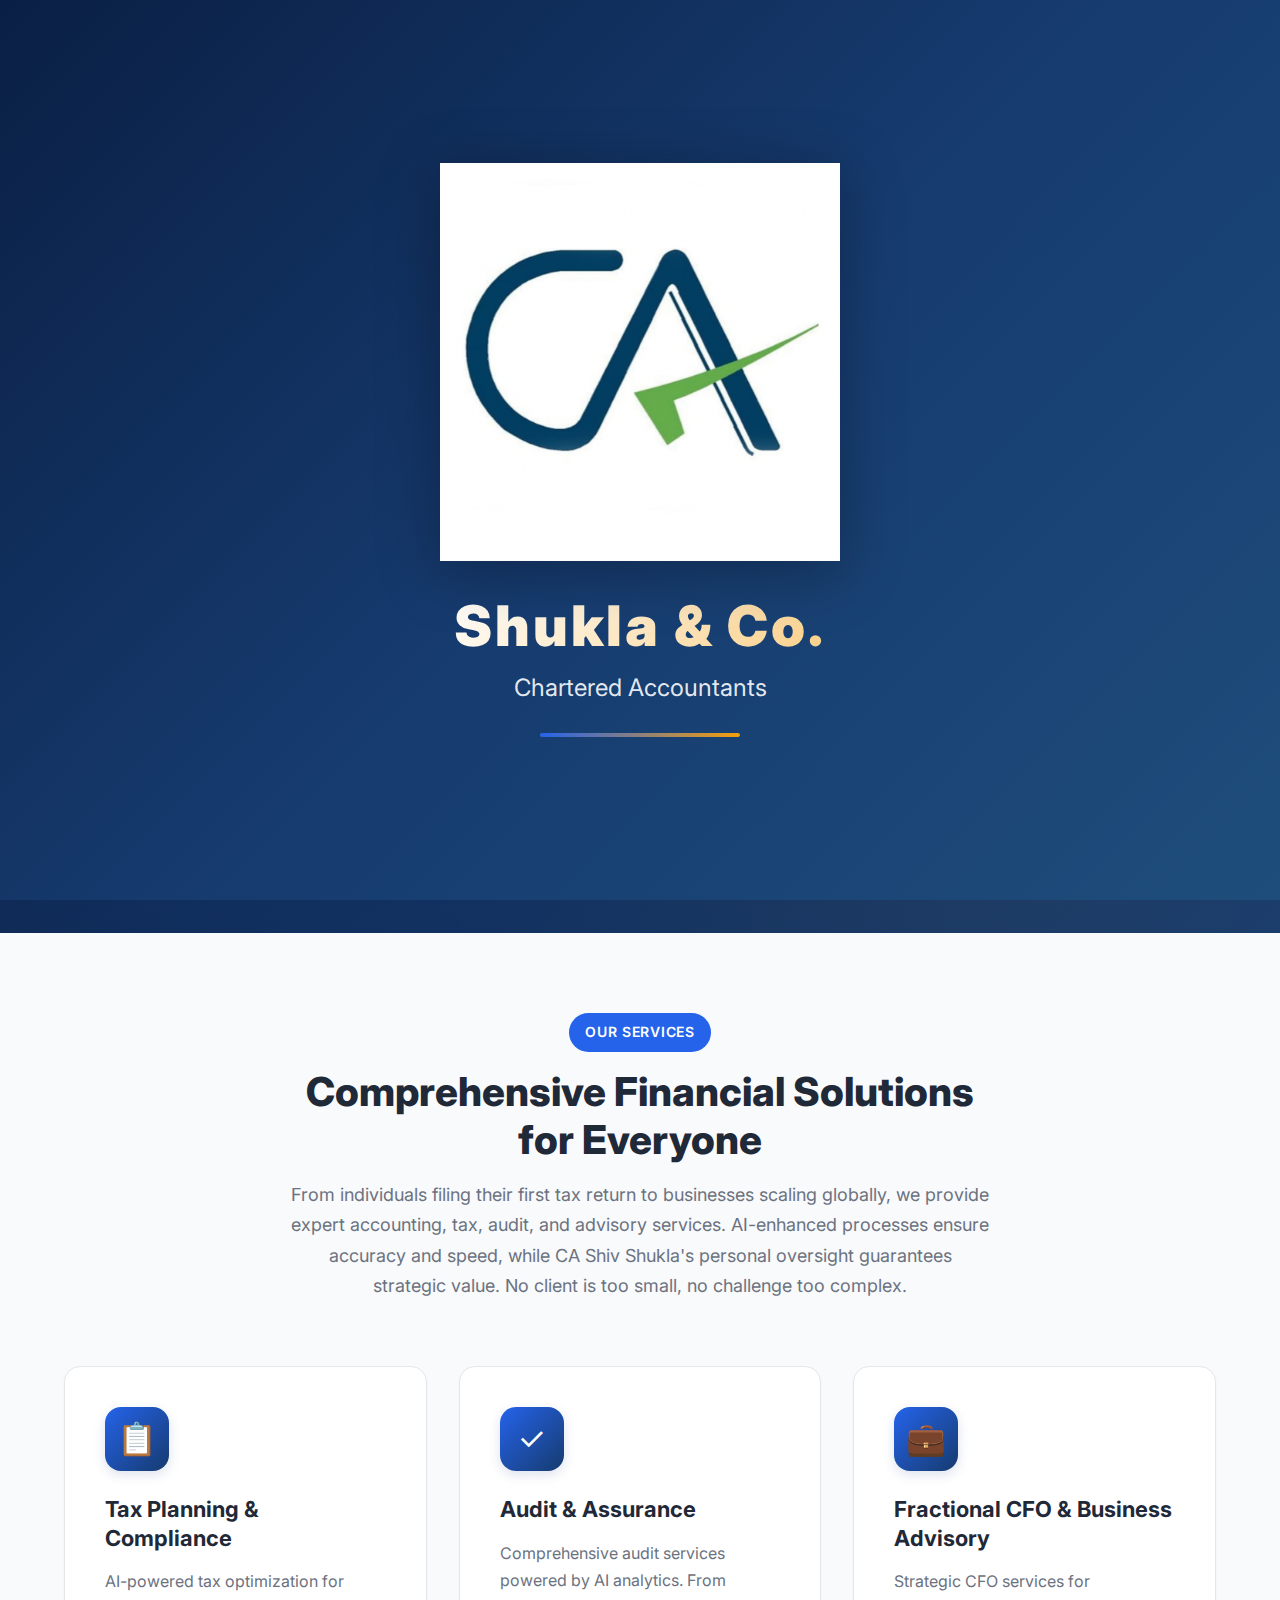
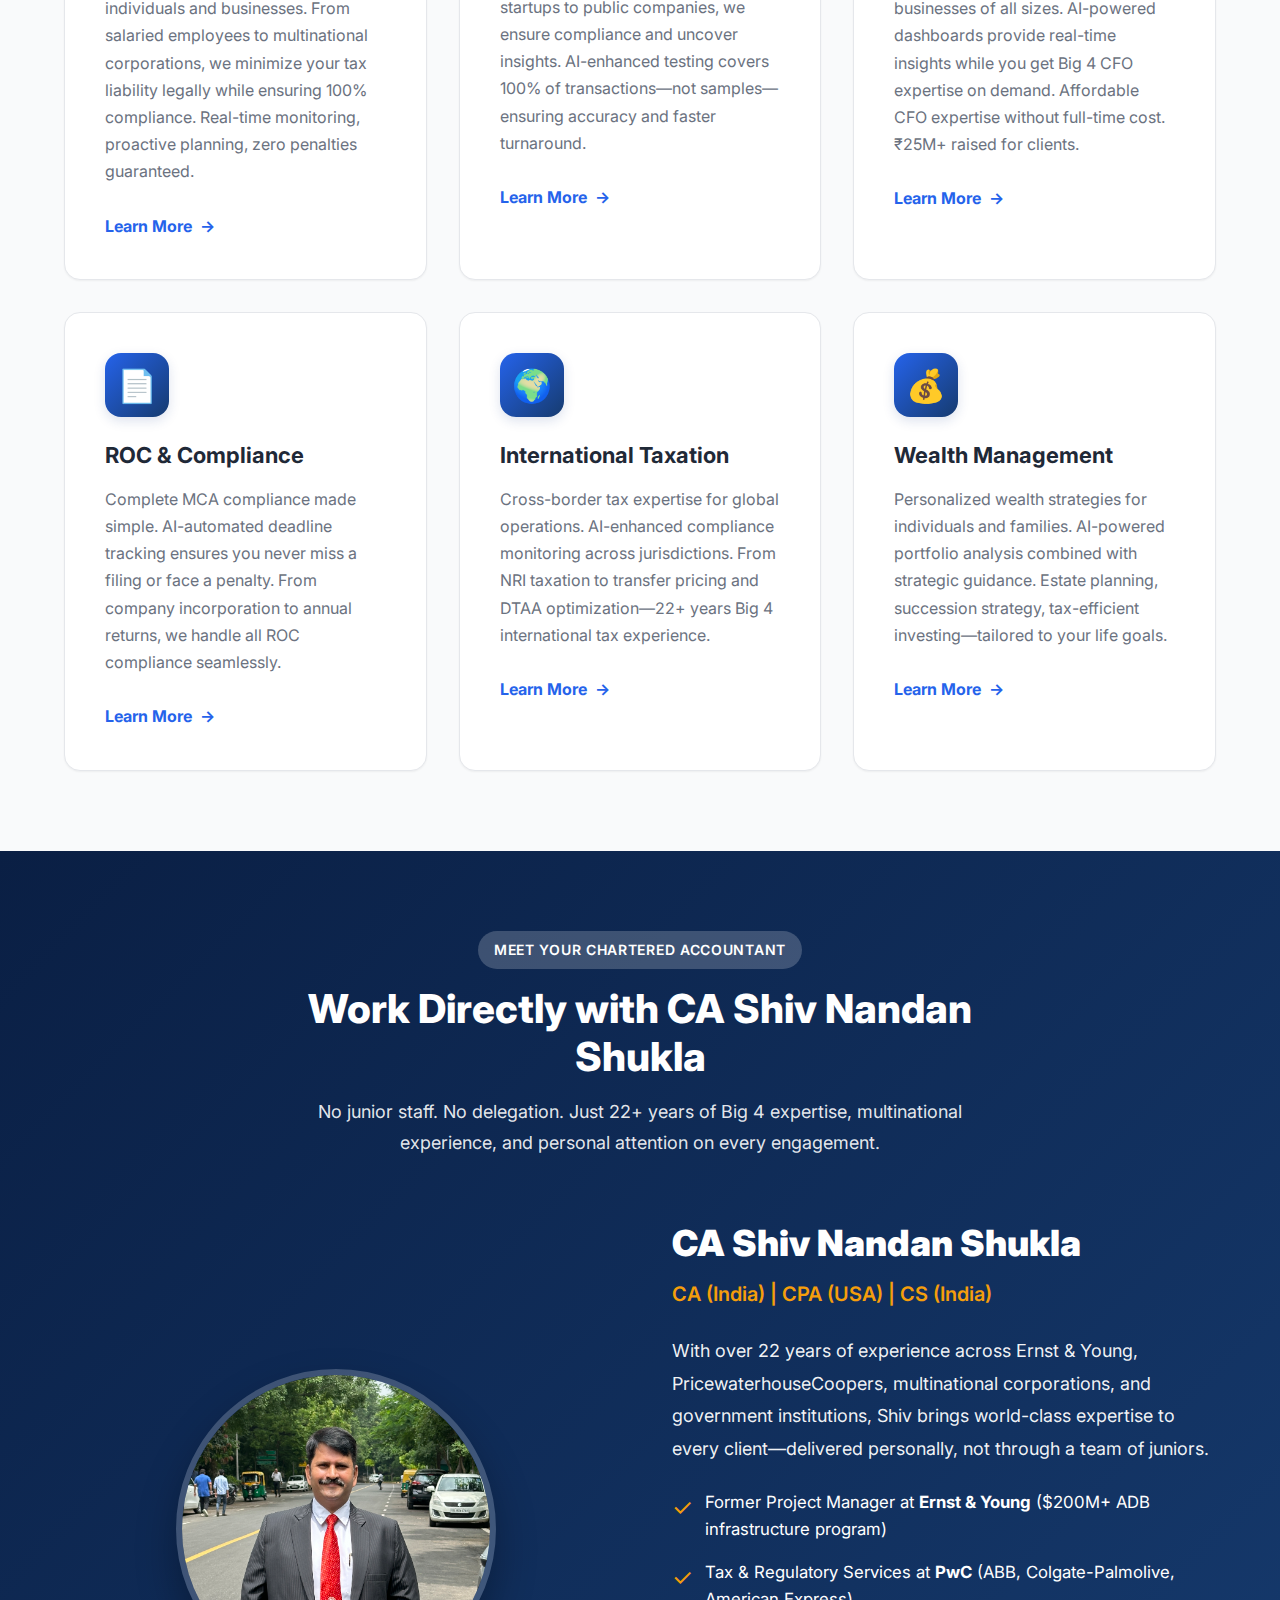
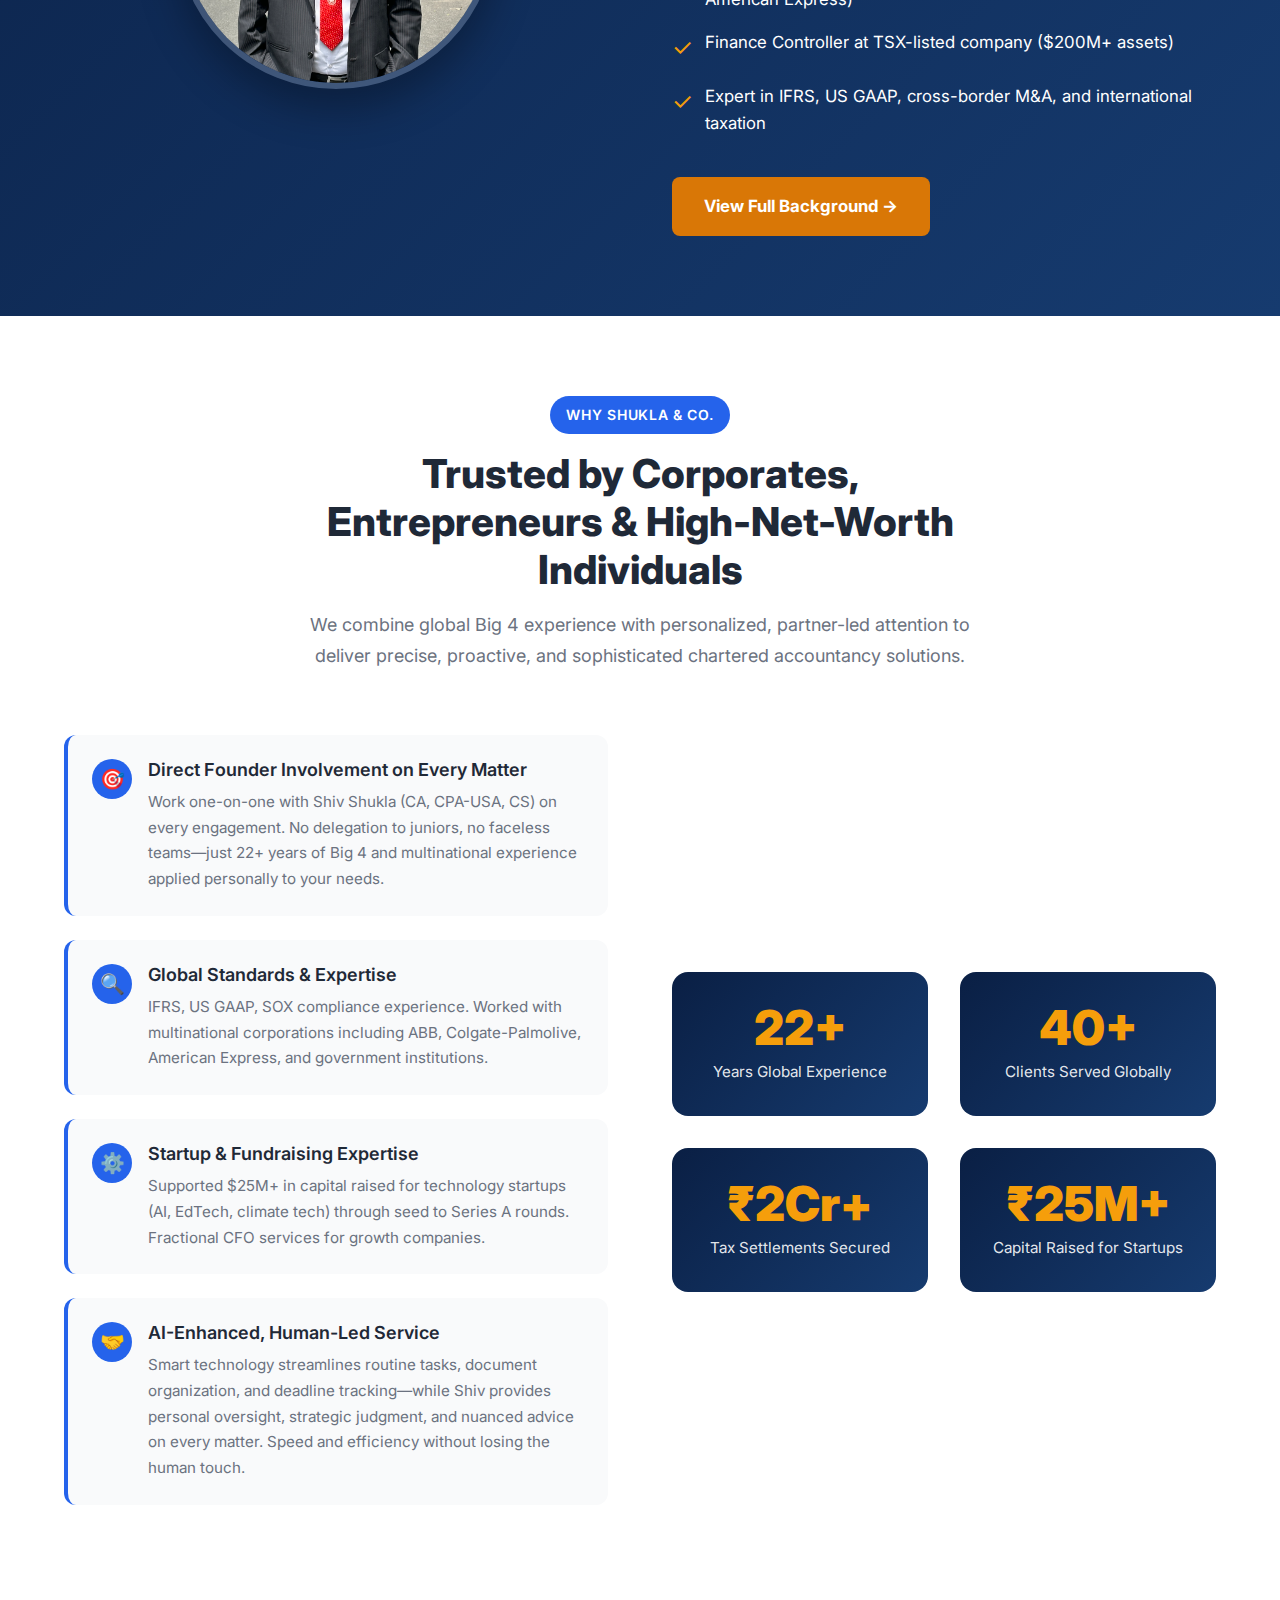
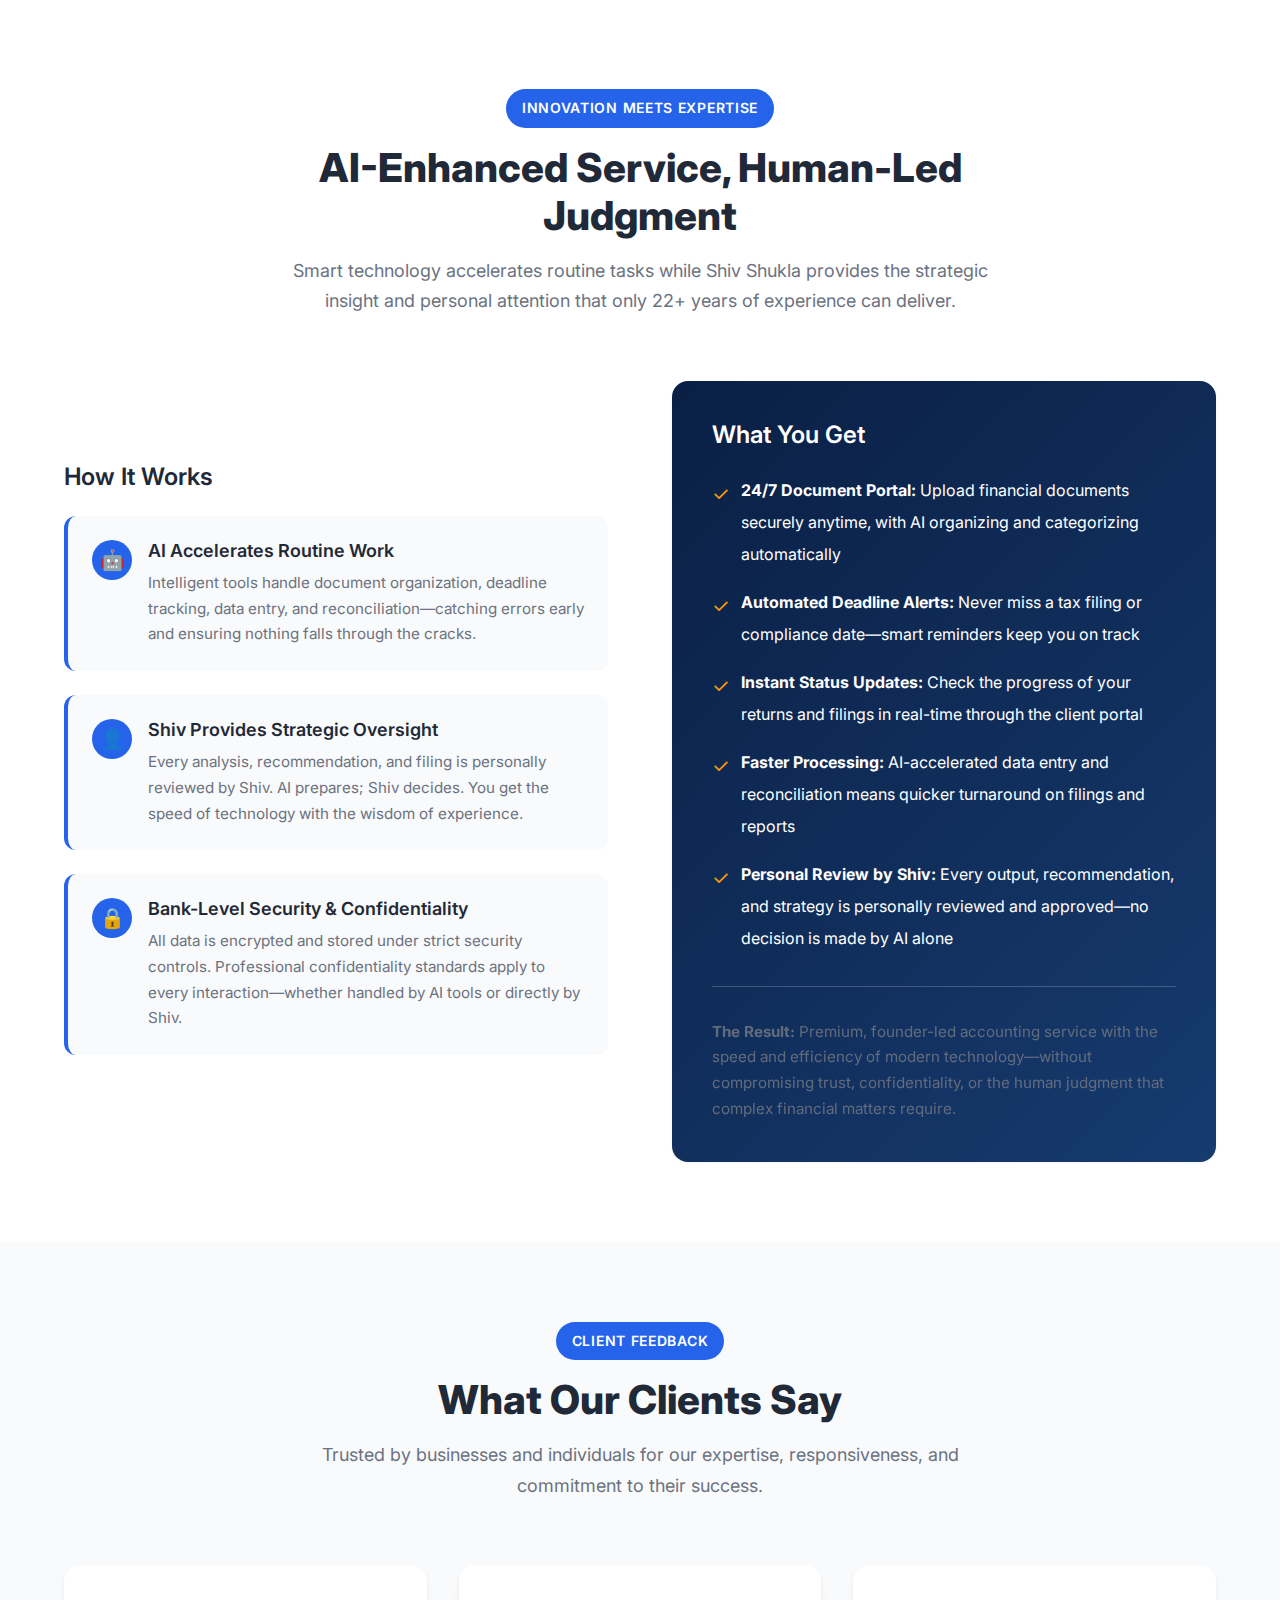
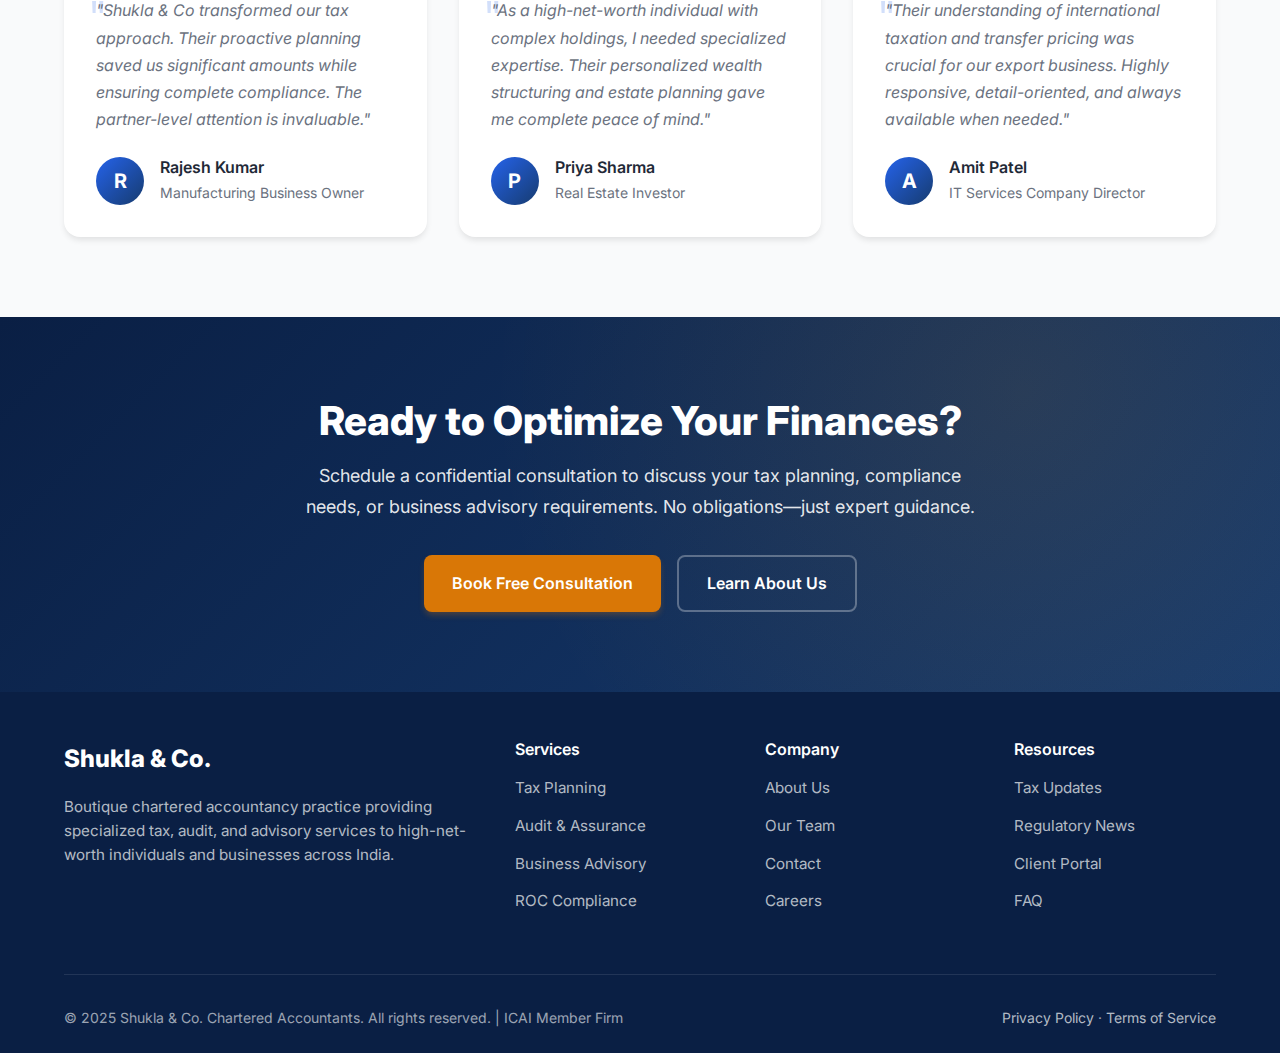
<file: index.html>
<!DOCTYPE html>
<html lang="en">
<head>
  <meta charset="UTF-8">
  <meta name="viewport" content="width=device-width, initial-scale=1.0">
  <title>Shukla & Co. — Chartered Accountants | Expert Tax & Advisory Services</title>
  <meta name="description" content="Boutique chartered accountancy firm in India providing personalized tax planning, audit, compliance, and advisory services to high-net-worth individuals and businesses.">
  <link rel="stylesheet" href="styles.css">
  <link rel="preconnect" href="https://fonts.googleapis.com">
  <link rel="preconnect" href="https://fonts.gstatic.com" crossorigin>
  <link href="https://fonts.googleapis.com/css2?family=Inter:wght@400;500;600;700;800;900&display=swap" rel="stylesheet">
</head>
<body>

  <!-- Welcome Screen -->
  <div class="welcome-screen">
    <div class="welcome-content">
      <div class="welcome-logo-container">
        <img src="logo-placeholder.png" alt="Shukla & Co. Logo" class="welcome-logo">
      </div>
      <h1 class="welcome-title">Shukla & Co.</h1>
      <p class="welcome-subtitle">Chartered Accountants</p>
      <div class="welcome-loader">
        <div class="loader-bar"></div>
      </div>
    </div>
  </div>

  <!-- Header & Navigation -->
  <header class="site-header">
    <div class="container">
      <div class="header-inner">
        <a href="index.html" class="logo">
          <img src="logo-placeholder.png" alt="Shukla & Co. Logo" class="logo-img" style="height: 60px; width: auto;">
          <div class="brand">
            <span class="firm-name">Shukla & Co.</span>
            <small class="tag">Chartered Accountants</small>
          </div>
        </a>

        <button id="nav-toggle" aria-label="Toggle navigation">☰</button>

        <nav class="main-nav" id="main-nav">
          <a href="index.html">Home</a>
          <a href="about.html">About</a>
          <a href="services.html">Services</a>
          <a href="contact.html">Contact</a>
        </nav>
      </div>
    </div>
  </header>

  <!-- Hero Section -->
  <section class="hero">
    <div class="container">
      <div class="hero-inner">
        <div class="hero-content">
          <div class="hero-badge">
            <span class="badge-icon">✓</span>
            <span>CA | CPA (USA) | CS | 22+ Years Global Experience</span>
          </div>

          <h1 class="hero-title">
            AI-Powered Accounting & Advisory <span class="highlight">For Everyone</span>
          </h1>

          <p class="hero-description">
            Whether you're an individual, startup, or established business, you receive the same world-class service. Founded and led by CA Shiv Nandan Shukla (22+ years Big 4 experience), we combine deep expertise with cutting-edge AI technology to deliver faster, more accurate, and more proactive financial solutions. Every client gets our complete, undivided attention—powered by intelligence, driven by integrity.
          </p>

          <div class="hero-cta">
            <a href="contact.html" class="btn btn-primary">Schedule Consultation</a>
            <a href="services.html" class="btn btn-secondary">Our Services</a>
          </div>

          <div class="trust-bar">
            <div class="trust-item">
              <span class="trust-icon">🏆</span>
              <span>Big 4 Experience (EY, PwC)</span>
            </div>
            <div class="trust-item">
              <span class="trust-icon">🌍</span>
              <span>Global Standards (IFRS, US GAAP)</span>
            </div>
            <div class="trust-item">
              <span class="trust-icon">💼</span>
              <span>Fractional CFO Services</span>
            </div>
          </div>
        </div>
      </div>
    </div>
  </section>

  <!-- Services Section -->
  <section class="services">
    <div class="container">
      <div class="section-header">
        <span class="section-label">Our Services</span>
        <h2 class="section-title">Comprehensive Financial Solutions for Everyone</h2>
        <p class="section-description">
          From individuals filing their first tax return to businesses scaling globally, we provide expert accounting, tax, audit, and advisory services. AI-enhanced processes ensure accuracy and speed, while CA Shiv Shukla's personal oversight guarantees strategic value. No client is too small, no challenge too complex.
        </p>
      </div>

      <div class="card-grid">
        <div class="card">
          <div class="card-icon">📋</div>
          <h3 class="card-title">Tax Planning & Compliance</h3>
          <p class="card-description">
            AI-powered tax optimization for individuals and businesses. From salaried employees to multinational corporations, we minimize your tax liability legally while ensuring 100% compliance. Real-time monitoring, proactive planning, zero penalties guaranteed.
          </p>
          <a href="service-tax-planning.html" class="card-link">
            Learn More <span>→</span>
          </a>
        </div>

        <div class="card">
          <div class="card-icon">✓</div>
          <h3 class="card-title">Audit & Assurance</h3>
          <p class="card-description">
            Comprehensive audit services powered by AI analytics. From startups to public companies, we ensure compliance and uncover insights. AI-enhanced testing covers 100% of transactions—not samples—ensuring accuracy and faster turnaround.
          </p>
          <a href="service-audit-assurance.html" class="card-link">
            Learn More <span>→</span>
          </a>
        </div>

        <div class="card">
          <div class="card-icon">💼</div>
          <h3 class="card-title">Fractional CFO & Business Advisory</h3>
          <p class="card-description">
            Strategic CFO services for businesses of all sizes. AI-powered dashboards provide real-time insights while you get Big 4 CFO expertise on demand. Affordable CFO expertise without full-time cost. ₹25M+ raised for clients.
          </p>
          <a href="service-fractional-cfo.html" class="card-link">
            Learn More <span>→</span>
          </a>
        </div>

        <div class="card">
          <div class="card-icon">📄</div>
          <h3 class="card-title">ROC & Compliance</h3>
          <p class="card-description">
            Complete MCA compliance made simple. AI-automated deadline tracking ensures you never miss a filing or face a penalty. From company incorporation to annual returns, we handle all ROC compliance seamlessly.
          </p>
          <a href="service-roc-compliance.html" class="card-link">
            Learn More <span>→</span>
          </a>
        </div>

        <div class="card">
          <div class="card-icon">🌍</div>
          <h3 class="card-title">International Taxation</h3>
          <p class="card-description">
            Cross-border tax expertise for global operations. AI-enhanced compliance monitoring across jurisdictions. From NRI taxation to transfer pricing and DTAA optimization—22+ years Big 4 international tax experience.
          </p>
          <a href="service-international-taxation.html" class="card-link">
            Learn More <span>→</span>
          </a>
        </div>

        <div class="card">
          <div class="card-icon">💰</div>
          <h3 class="card-title">Wealth Management</h3>
          <p class="card-description">
            Personalized wealth strategies for individuals and families. AI-powered portfolio analysis combined with strategic guidance. Estate planning, succession strategy, tax-efficient investing—tailored to your life goals.
          </p>
          <a href="service-wealth-management.html" class="card-link">
            Learn More <span>→</span>
          </a>
        </div>
      </div>
    </div>
  </section>

  <!-- Meet Your CA Section -->
  <section class="section" style="background: linear-gradient(135deg, var(--navy-deep) 0%, var(--navy-primary) 100%); color: white;">
    <div class="container">
      <div class="section-header">
        <span class="section-label" style="background: rgba(255,255,255,0.2); color: white;">Meet Your Chartered Accountant</span>
        <h2 class="section-title" style="color: white;">Work Directly with CA Shiv Nandan Shukla</h2>
        <p class="section-description" style="color: rgba(255,255,255,0.9);">
          No junior staff. No delegation. Just 22+ years of Big 4 expertise, multinational experience, and personal attention on every engagement.
        </p>
      </div>

      <div class="two-column" style="margin-top: 3rem; align-items: center;">
        <div style="text-align: center;">
          <img src="shiv-shukla.jpg" alt="CA Shiv Nandan Shukla - Founder" style="width: 320px; height: 320px; margin: 0 auto; border-radius: 50%; object-fit: cover; border: 6px solid rgba(255,255,255,0.2); box-shadow: 0 20px 40px rgba(0,0,0,0.3); display: block;">
        </div>

        <div>
          <h3 style="font-size: 2.25rem; font-weight: 900; color: white; margin-bottom: 0.75rem;">CA Shiv Nandan Shukla</h3>
          <p style="font-size: 1.25rem; color: var(--gold-light); font-weight: 600; margin-bottom: 1.5rem;">
            CA (India) | CPA (USA) | CS (India)
          </p>

          <p style="font-size: 1.125rem; line-height: 1.8; margin-bottom: 1.5rem; color: rgba(255,255,255,0.95);">
            With over 22 years of experience across Ernst & Young, PricewaterhouseCoopers, multinational corporations, and government institutions, Shiv brings world-class expertise to every client—delivered personally, not through a team of juniors.
          </p>
          
          <ul style="list-style: none; padding: 0; margin: 0;">
            <li style="display: flex; align-items: start; gap: 0.75rem; margin-bottom: 1rem; font-size: 1.05rem;">
              <span style="color: var(--gold-light); font-size: 1.5rem; flex-shrink: 0;">✓</span>
              <span>Former Project Manager at <strong>Ernst & Young</strong> ($200M+ ADB infrastructure program)</span>
            </li>
            <li style="display: flex; align-items: start; gap: 0.75rem; margin-bottom: 1rem; font-size: 1.05rem;">
              <span style="color: var(--gold-light); font-size: 1.5rem; flex-shrink: 0;">✓</span>
              <span>Tax & Regulatory Services at <strong>PwC</strong> (ABB, Colgate-Palmolive, American Express)</span>
            </li>
            <li style="display: flex; align-items: start; gap: 0.75rem; margin-bottom: 1rem; font-size: 1.05rem;">
              <span style="color: var(--gold-light); font-size: 1.5rem; flex-shrink: 0;">✓</span>
              <span>Finance Controller at TSX-listed company ($200M+ assets)</span>
            </li>
            <li style="display: flex; align-items: start; gap: 0.75rem; font-size: 1.05rem;">
              <span style="color: var(--gold-light); font-size: 1.5rem; flex-shrink: 0;">✓</span>
              <span>Expert in IFRS, US GAAP, cross-border M&A, and international taxation</span>
            </li>
          </ul>

          <div style="margin-top: 2.5rem;">
            <a href="about.html" class="btn" style="background: var(--gold-accent); color: white; padding: 1rem 2rem; font-size: 1.05rem; font-weight: 700;">
              View Full Background →
            </a>
          </div>
        </div>
      </div>
    </div>
  </section>

  <!-- Why Choose Us Section -->
  <section class="why-choose">
    <div class="container">
      <div class="section-header">
        <span class="section-label">Why Shukla & Co.</span>
        <h2 class="section-title">Trusted by Corporates, Entrepreneurs & High-Net-Worth Individuals</h2>
        <p class="section-description">
          We combine global Big 4 experience with personalized, partner-led attention to deliver precise, proactive, and sophisticated chartered accountancy solutions.
        </p>
      </div>

      <div class="two-column">
        <div>
          <ul class="feature-list">
            <li class="feature-item">
              <div class="feature-icon">🎯</div>
              <div class="feature-content">
                <h4>Direct Founder Involvement on Every Matter</h4>
                <p>Work one-on-one with Shiv Shukla (CA, CPA-USA, CS) on every engagement. No delegation to juniors, no faceless teams—just 22+ years of Big 4 and multinational experience applied personally to your needs.</p>
              </div>
            </li>

            <li class="feature-item">
              <div class="feature-icon">🔍</div>
              <div class="feature-content">
                <h4>Global Standards & Expertise</h4>
                <p>IFRS, US GAAP, SOX compliance experience. Worked with multinational corporations including ABB, Colgate-Palmolive, American Express, and government institutions.</p>
              </div>
            </li>

            <li class="feature-item">
              <div class="feature-icon">⚙️</div>
              <div class="feature-content">
                <h4>Startup & Fundraising Expertise</h4>
                <p>Supported $25M+ in capital raised for technology startups (AI, EdTech, climate tech) through seed to Series A rounds. Fractional CFO services for growth companies.</p>
              </div>
            </li>

            <li class="feature-item">
              <div class="feature-icon">🤝</div>
              <div class="feature-content">
                <h4>AI-Enhanced, Human-Led Service</h4>
                <p>Smart technology streamlines routine tasks, document organization, and deadline tracking—while Shiv provides personal oversight, strategic judgment, and nuanced advice on every matter. Speed and efficiency without losing the human touch.</p>
              </div>
            </li>
          </ul>
        </div>

        <div>
          <div class="stats-grid">
            <div class="stat-card">
              <div class="stat-number">22+</div>
              <div class="stat-label">Years Global Experience</div>
            </div>

            <div class="stat-card">
              <div class="stat-number">40+</div>
              <div class="stat-label">Clients Served Globally</div>
            </div>

            <div class="stat-card">
              <div class="stat-number">₹2Cr+</div>
              <div class="stat-label">Tax Settlements Secured</div>
            </div>

            <div class="stat-card">
              <div class="stat-number">₹25M+</div>
              <div class="stat-label">Capital Raised for Startups</div>
            </div>
          </div>
        </div>
      </div>
    </div>
  </section>

  <!-- AI-Enhanced Service Section -->
  <section class="section">
    <div class="container">
      <div class="section-header">
        <span class="section-label">Innovation Meets Expertise</span>
        <h2 class="section-title">AI-Enhanced Service, Human-Led Judgment</h2>
        <p class="section-description">
          Smart technology accelerates routine tasks while Shiv Shukla provides the strategic insight and personal attention that only 22+ years of experience can deliver.
        </p>
      </div>

      <div class="two-column" style="margin-top: 3rem;">
        <div>
          <h3 style="color: var(--text-primary); margin-bottom: 1.5rem;">How It Works</h3>

          <div class="feature-item" style="margin-bottom: 1.5rem;">
            <div class="feature-icon">🤖</div>
            <div class="feature-content">
              <h4>AI Accelerates Routine Work</h4>
              <p>Intelligent tools handle document organization, deadline tracking, data entry, and reconciliation—catching errors early and ensuring nothing falls through the cracks.</p>
            </div>
          </div>

          <div class="feature-item" style="margin-bottom: 1.5rem;">
            <div class="feature-icon">👤</div>
            <div class="feature-content">
              <h4>Shiv Provides Strategic Oversight</h4>
              <p>Every analysis, recommendation, and filing is personally reviewed by Shiv. AI prepares; Shiv decides. You get the speed of technology with the wisdom of experience.</p>
            </div>
          </div>

          <div class="feature-item">
            <div class="feature-icon">🔒</div>
            <div class="feature-content">
              <h4>Bank-Level Security & Confidentiality</h4>
              <p>All data is encrypted and stored under strict security controls. Professional confidentiality standards apply to every interaction—whether handled by AI tools or directly by Shiv.</p>
            </div>
          </div>
        </div>

        <div>
          <div class="card" style="background: linear-gradient(135deg, var(--navy-deep) 0%, var(--navy-primary) 100%); color: white; border: none; padding: 2.5rem;">
            <h3 style="color: white; margin-bottom: 1.5rem;">What You Get</h3>

            <ul style="list-style: none; padding: 0; margin: 0; line-height: 2;">
              <li style="display: flex; align-items: start; gap: 0.75rem; margin-bottom: 1rem;">
                <span style="color: var(--gold-light); font-size: 1.25rem; flex-shrink: 0;">✓</span>
                <span><strong>24/7 Document Portal:</strong> Upload financial documents securely anytime, with AI organizing and categorizing automatically</span>
              </li>
              <li style="display: flex; align-items: start; gap: 0.75rem; margin-bottom: 1rem;">
                <span style="color: var(--gold-light); font-size: 1.25rem; flex-shrink: 0;">✓</span>
                <span><strong>Automated Deadline Alerts:</strong> Never miss a tax filing or compliance date—smart reminders keep you on track</span>
              </li>
              <li style="display: flex; align-items: start; gap: 0.75rem; margin-bottom: 1rem;">
                <span style="color: var(--gold-light); font-size: 1.25rem; flex-shrink: 0;">✓</span>
                <span><strong>Instant Status Updates:</strong> Check the progress of your returns and filings in real-time through the client portal</span>
              </li>
              <li style="display: flex; align-items: start; gap: 0.75rem; margin-bottom: 1rem;">
                <span style="color: var(--gold-light); font-size: 1.25rem; flex-shrink: 0;">✓</span>
                <span><strong>Faster Processing:</strong> AI-accelerated data entry and reconciliation means quicker turnaround on filings and reports</span>
              </li>
              <li style="display: flex; align-items: start; gap: 0.75rem;">
                <span style="color: var(--gold-light); font-size: 1.25rem; flex-shrink: 0;">✓</span>
                <span><strong>Personal Review by Shiv:</strong> Every output, recommendation, and strategy is personally reviewed and approved—no decision is made by AI alone</span>
              </li>
            </ul>

            <div style="margin-top: 2rem; padding-top: 2rem; border-top: 1px solid rgba(255,255,255,0.2);">
              <p style="font-size: 0.95rem; margin: 0; opacity: 0.9;">
                <strong>The Result:</strong> Premium, founder-led accounting service with the speed and efficiency of modern technology—without compromising trust, confidentiality, or the human judgment that complex financial matters require.
              </p>
            </div>
          </div>
        </div>
      </div>
    </div>
  </section>

  <!-- Testimonials Section -->
  <section class="testimonials">
    <div class="container">
      <div class="section-header">
        <span class="section-label">Client Feedback</span>
        <h2 class="section-title">What Our Clients Say</h2>
        <p class="section-description">
          Trusted by businesses and individuals for our expertise, responsiveness, and commitment to their success.
        </p>
      </div>

      <div class="testimonial-grid">
        <div class="testimonial-card">
          <div class="quote-icon">"</div>
          <div class="testimonial-content">
            <p class="testimonial-text">
              "Shukla & Co transformed our tax approach. Their proactive planning saved us significant amounts while ensuring complete compliance. The partner-level attention is invaluable."
            </p>
            <div class="testimonial-author">
              <div class="author-avatar">R</div>
              <div class="author-info">
                <h5>Rajesh Kumar</h5>
                <p>Manufacturing Business Owner</p>
              </div>
            </div>
          </div>
        </div>

        <div class="testimonial-card">
          <div class="quote-icon">"</div>
          <div class="testimonial-content">
            <p class="testimonial-text">
              "As a high-net-worth individual with complex holdings, I needed specialized expertise. Their personalized wealth structuring and estate planning gave me complete peace of mind."
            </p>
            <div class="testimonial-author">
              <div class="author-avatar">P</div>
              <div class="author-info">
                <h5>Priya Sharma</h5>
                <p>Real Estate Investor</p>
              </div>
            </div>
          </div>
        </div>

        <div class="testimonial-card">
          <div class="quote-icon">"</div>
          <div class="testimonial-content">
            <p class="testimonial-text">
              "Their understanding of international taxation and transfer pricing was crucial for our export business. Highly responsive, detail-oriented, and always available when needed."
            </p>
            <div class="testimonial-author">
              <div class="author-avatar">A</div>
              <div class="author-info">
                <h5>Amit Patel</h5>
                <p>IT Services Company Director</p>
              </div>
            </div>
          </div>
        </div>
      </div>
    </div>
  </section>

  <!-- CTA Section -->
  <section class="cta-section">
    <div class="container">
      <div class="cta-content">
        <h2 class="cta-title">Ready to Optimize Your Finances?</h2>
        <p class="cta-description">
          Schedule a confidential consultation to discuss your tax planning, compliance needs, or business advisory requirements. No obligations—just expert guidance.
        </p>
        <div class="cta-buttons">
          <a href="contact.html" class="btn btn-primary">Book Free Consultation</a>
          <a href="about.html" class="btn btn-secondary">Learn About Us</a>
        </div>
      </div>
    </div>
  </section>

  <!-- Footer -->
  <footer class="site-footer">
    <div class="container">
      <div class="footer-main">
        <div class="footer-brand">
          <div class="footer-logo">Shukla & Co.</div>
          <p class="footer-description">
            Boutique chartered accountancy practice providing specialized tax, audit, and advisory services to high-net-worth individuals and businesses across India.
          </p>
        </div>

        <div class="footer-section">
          <h4>Services</h4>
          <ul class="footer-links">
            <li><a href="services.html">Tax Planning</a></li>
            <li><a href="services.html">Audit & Assurance</a></li>
            <li><a href="services.html">Business Advisory</a></li>
            <li><a href="services.html">ROC Compliance</a></li>
          </ul>
        </div>

        <div class="footer-section">
          <h4>Company</h4>
          <ul class="footer-links">
            <li><a href="about.html">About Us</a></li>
            <li><a href="about.html">Our Team</a></li>
            <li><a href="contact.html">Contact</a></li>
            <li><a href="#">Careers</a></li>
          </ul>
        </div>

        <div class="footer-section">
          <h4>Resources</h4>
          <ul class="footer-links">
            <li><a href="#">Tax Updates</a></li>
            <li><a href="#">Regulatory News</a></li>
            <li><a href="#">Client Portal</a></li>
            <li><a href="#">FAQ</a></li>
          </ul>
        </div>
      </div>

      <div class="footer-bottom">
        <div>
          &copy; 2025 Shukla & Co. Chartered Accountants. All rights reserved. | ICAI Member Firm
        </div>
        <div>
          <a href="privacy-policy.html">Privacy Policy</a> · <a href="terms-of-service.html">Terms of Service</a>
        </div>
      </div>
    </div>
  </footer>

  <script src="main.js"></script>
</body>
</html>
</file>
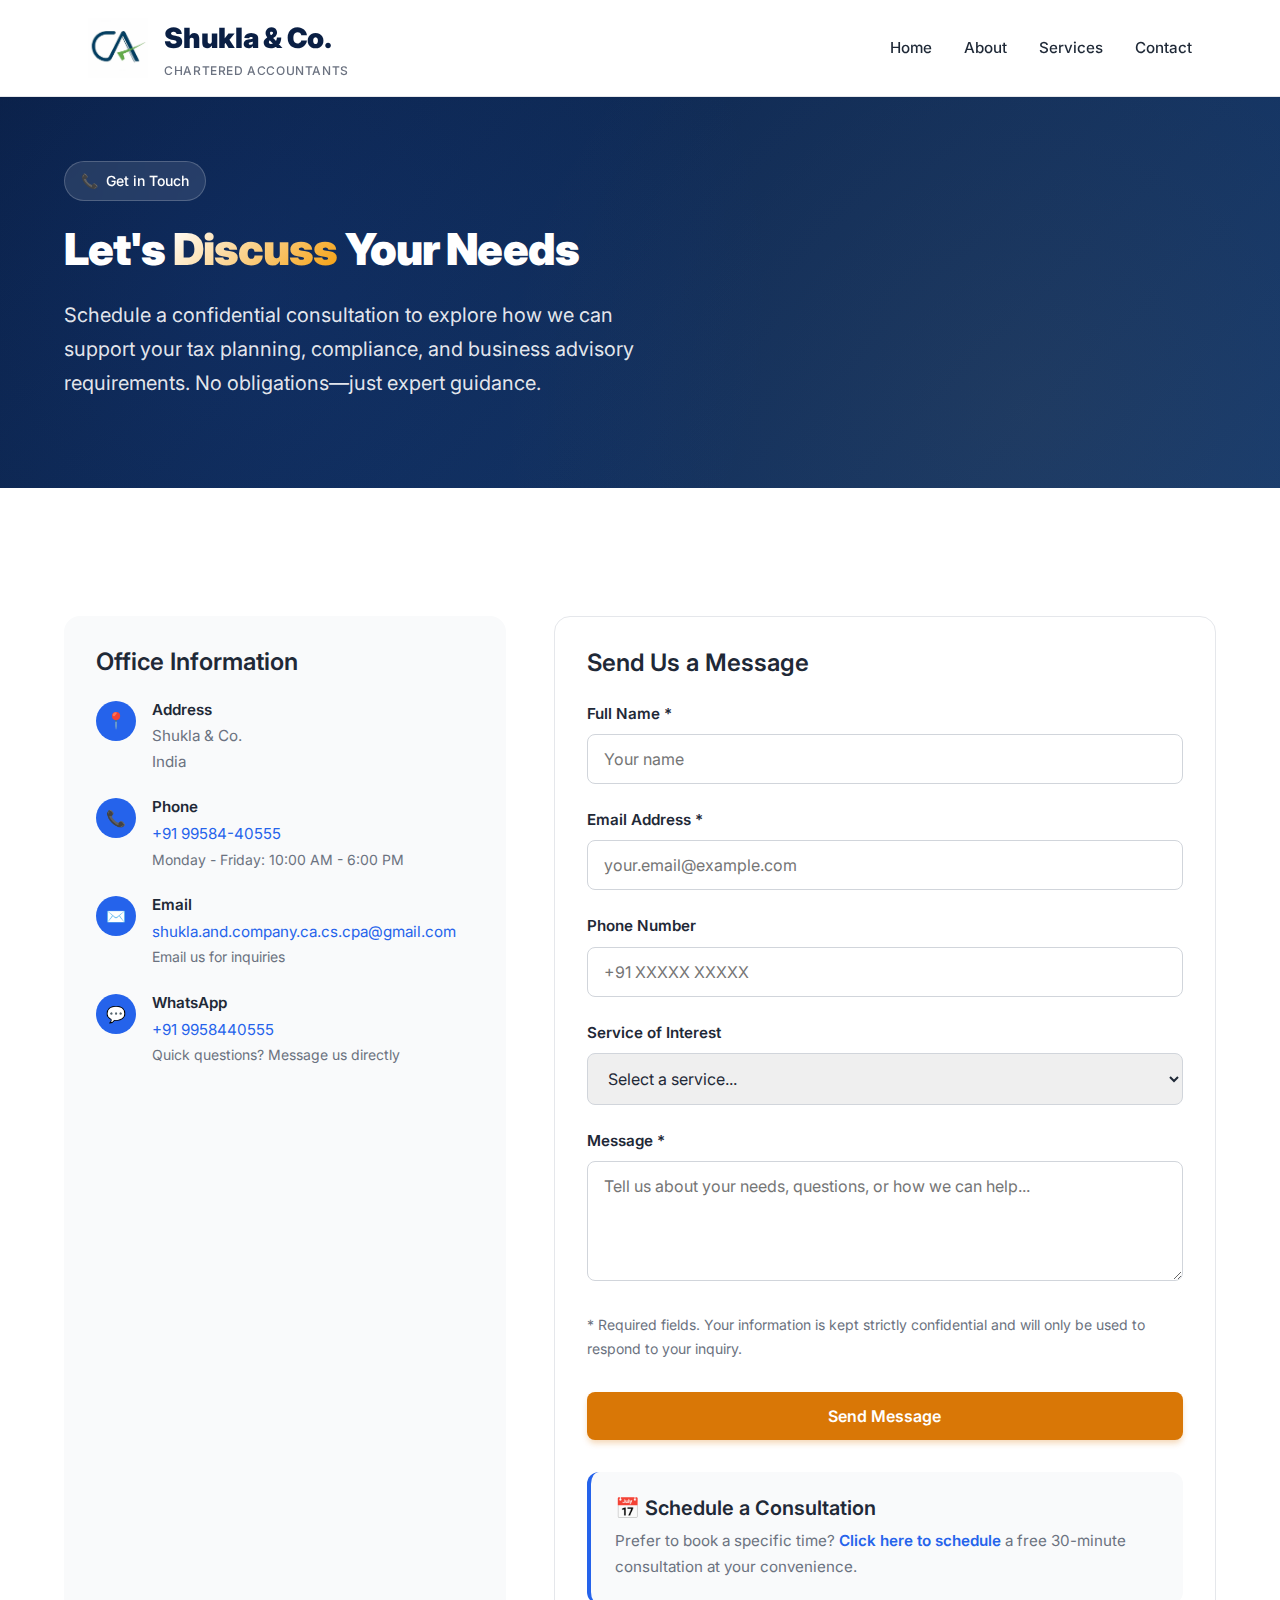
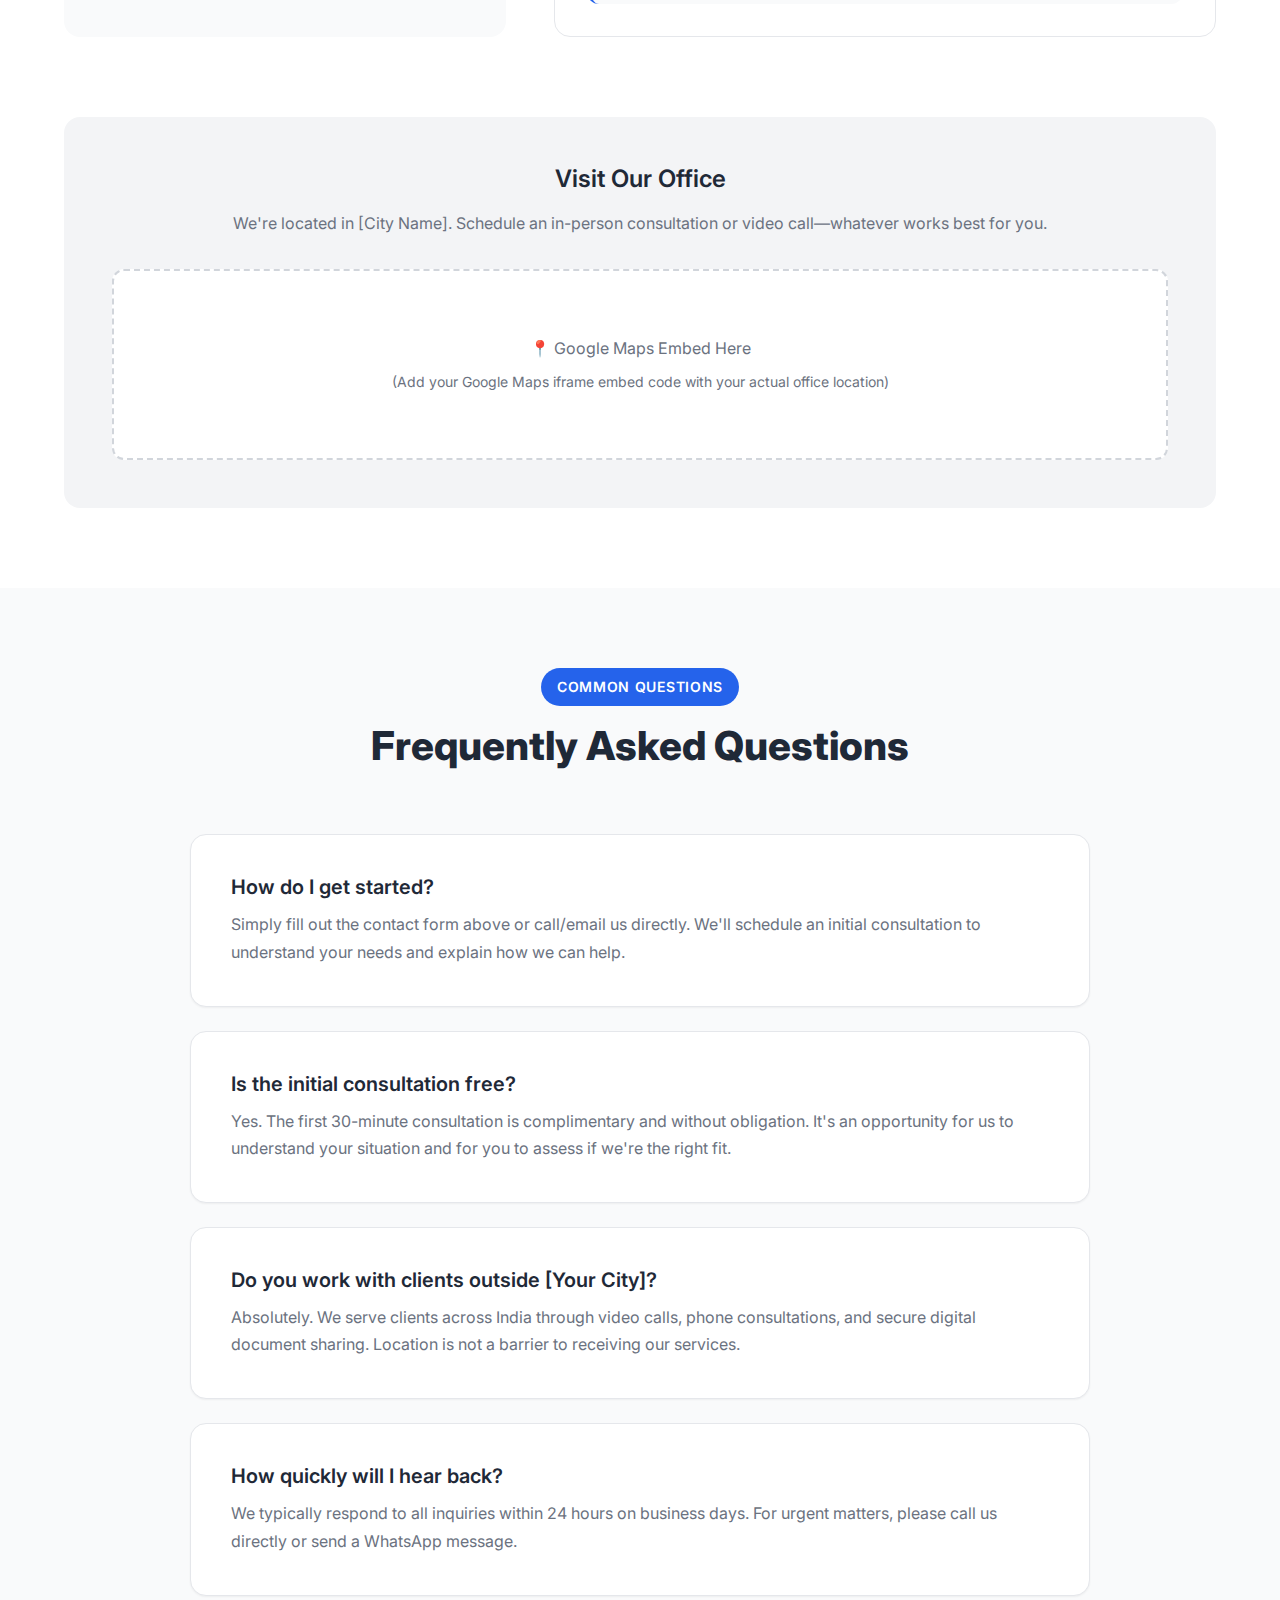
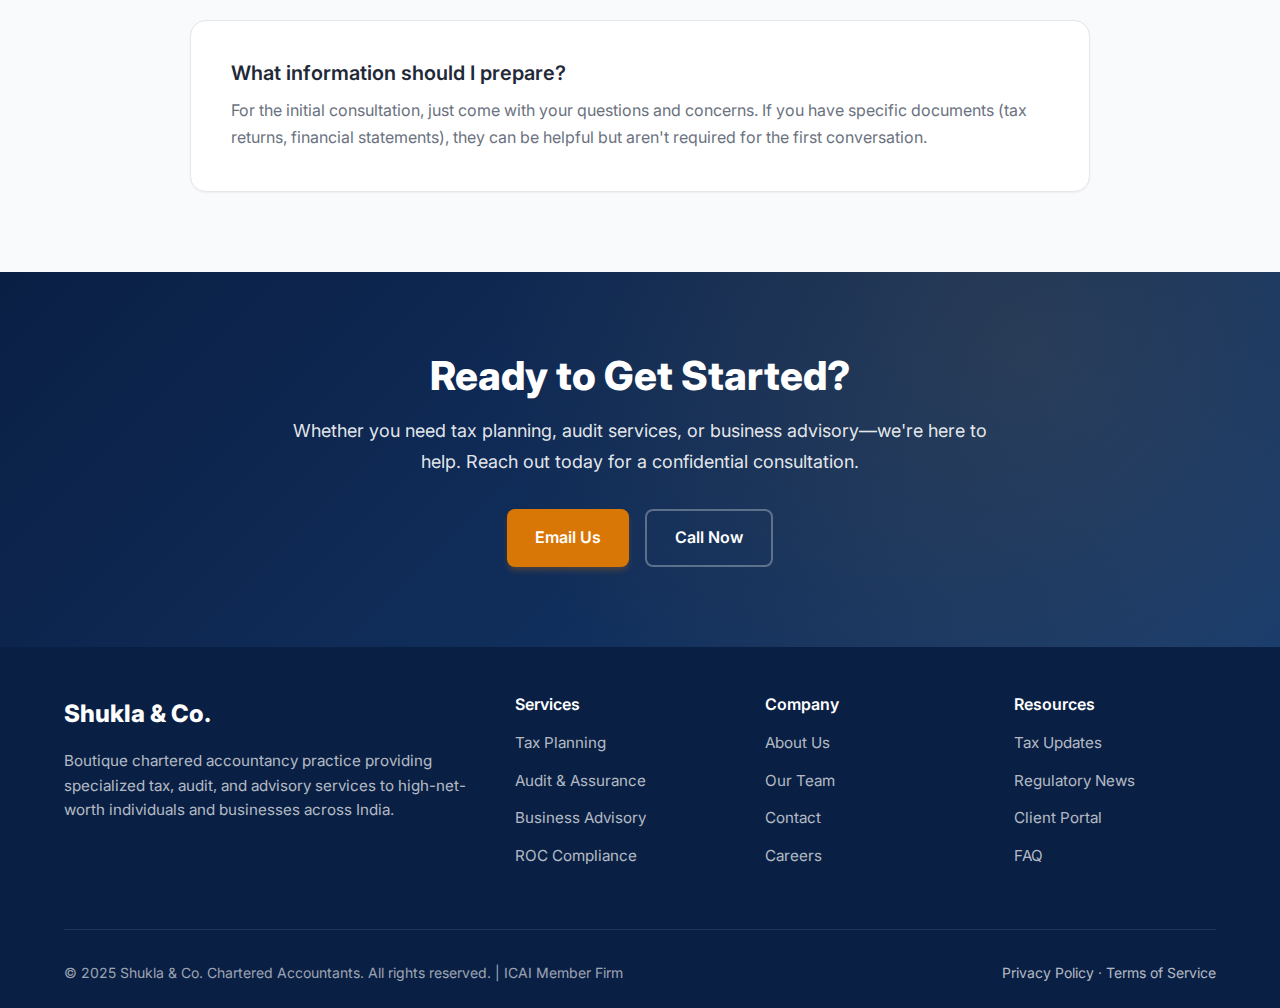
<file: contact.html>
<!DOCTYPE html>
<html lang="en">
<head>
  <meta charset="UTF-8">
  <meta name="viewport" content="width=device-width, initial-scale=1.0">
  <title>Contact Us — Shukla & Co | Chartered Accountants</title>
  <meta name="description" content="Get in touch with Shukla & Co for expert chartered accountancy services. Schedule a confidential consultation for your tax, audit, and advisory needs.">
  <link rel="stylesheet" href="styles.css">
  <link rel="preconnect" href="https://fonts.googleapis.com">
  <link rel="preconnect" href="https://fonts.gstatic.com" crossorigin>
  <link href="https://fonts.googleapis.com/css2?family=Inter:wght@400;500;600;700;800;900&display=swap" rel="stylesheet">
</head>
<body>

  <!-- Header & Navigation -->
  <header class="site-header">
    <div class="container">
      <div class="header-inner">
        <a href="index.html" class="logo">
          <img src="logo-placeholder.png" alt="Shukla & Co. Logo" class="logo-img" style="height: 60px; width: auto;">
          <div class="brand">
            <span class="firm-name">Shukla & Co.</span>
            <small class="tag">Chartered Accountants</small>
          </div>
        </a>

        <button id="nav-toggle" aria-label="Toggle navigation">☰</button>

        <nav class="main-nav" id="main-nav">
          <a href="index.html">Home</a>
          <a href="about.html">About</a>
          <a href="services.html">Services</a>
          <a href="contact.html">Contact</a>
        </nav>
      </div>
    </div>
  </header>

  <!-- Page Header -->
  <section class="hero" style="padding: 4rem 0 3rem;">
    <div class="container">
      <div class="hero-inner">
        <div class="hero-content" style="max-width: 700px;">
          <div class="hero-badge">
            <span class="badge-icon">📞</span>
            <span>Get in Touch</span>
          </div>

          <h1 class="hero-title" style="font-size: 2.75rem;">
            Let's <span class="highlight">Discuss</span> Your Needs
          </h1>

          <p class="hero-description">
            Schedule a confidential consultation to explore how we can support your tax planning, compliance, and business advisory requirements. No obligations—just expert guidance.
          </p>
        </div>
      </div>
    </div>
  </section>

  <!-- Contact Section -->
  <section class="section">
    <div class="container">
      <div class="contact-grid">
        <!-- Contact Information -->
        <div class="contact-info">
          <h3 style="color: var(--text-primary); margin-bottom: 1.5rem;">Office Information</h3>

          <div class="contact-item">
            <div class="contact-item-icon">📍</div>
            <div class="contact-item-content">
              <h4>Address</h4>
              <p>
                Shukla & Co.<br>
              India
              </p>
            </div>
          </div>

          <div class="contact-item">
            <div class="contact-item-icon">📞</div>
            <div class="contact-item-content">
              <h4>Phone</h4>
              <p>
                <a href="tel:+91 99584-40555" style="color: var(--blue-accent); text-decoration: none;">+91 99584-40555</a><br>
                <span style="font-size: 0.875rem;">Monday - Friday: 10:00 AM - 6:00 PM</span>
              </p>
            </div>
          </div>

          <div class="contact-item">
            <div class="contact-item-icon">✉️</div>
            <div class="contact-item-content">
              <h4>Email</h4>
              <p>
                <a href="mailto:shukla.and.company.ca.cs.cpa@gmail.com" style="color: var(--blue-accent); text-decoration: none;">shukla.and.company.ca.cs.cpa@gmail.com</a><br>
                <span style="font-size: 0.875rem;"> Email us for inquiries</span>
              </p>
            </div>
          </div>

          <div class="contact-item">
            <div class="contact-item-icon">💬</div>
            <div class="contact-item-content">
              <h4>WhatsApp</h4>
              <p>
                <a href="https://wa.me/919958440555" style="color: var(--blue-accent); text-decoration: none;" target="_blank" rel="noopener">+91 9958440555</a><br>
                <span style="font-size: 0.875rem;">Quick questions? Message us directly</span>
              </p>
            </div>
          </div>
        </div>

        <!-- Contact Form -->
        <div class="contact-form">
          <h3 style="color: var(--text-primary); margin-bottom: 1.5rem;">Send Us a Message</h3>

          <form id="contactForm">
            <div class="form-group">
              <label for="name">Full Name *</label>
              <input type="text" id="name" name="name" required placeholder="Your name">
            </div>

            <div class="form-group">
              <label for="email">Email Address *</label>
              <input type="email" id="email" name="email" required placeholder="your.email@example.com">
            </div>

            <div class="form-group">
              <label for="phone">Phone Number</label>
              <input type="tel" id="phone" name="phone" placeholder="+91 XXXXX XXXXX">
            </div>

            <div class="form-group">
              <label for="service">Service of Interest</label>
              <select id="service" name="service">
                <option value="">Select a service...</option>
                <option value="tax">Tax Planning & Compliance</option>
                <option value="audit">Audit & Assurance</option>
                <option value="advisory">Business Advisory</option>
                <option value="roc">ROC & Compliance</option>
                <option value="international">International Taxation</option>
                <option value="wealth">Wealth Management</option>
                <option value="other">Other / General Inquiry</option>
              </select>
            </div>

            <div class="form-group">
              <label for="message">Message *</label>
              <textarea id="message" name="message" required placeholder="Tell us about your needs, questions, or how we can help..."></textarea>
            </div>

            <p class="form-note">
              * Required fields. Your information is kept strictly confidential and will only be used to respond to your inquiry.
            </p>

            <button type="submit" class="btn btn-primary" style="width: 100%; margin-top: 1rem;">
              Send Message
            </button>

            <p id="formStatus" style="margin-top: 1rem; font-size: 0.95rem; color: var(--blue-accent);"></p>
          </form>

          <div style="margin-top: 2rem; padding: 1.5rem; background: var(--gray-50); border-radius: var(--radius-md); border-left: 4px solid var(--blue-accent);">
            <h4 style="color: var(--text-primary); margin-bottom: 0.5rem;">📅 Schedule a Consultation</h4>
            <p style="margin: 0; font-size: 0.95rem; color: var(--text-secondary);">
              Prefer to book a specific time? <a href="#" style="color: var(--blue-accent); font-weight: 600; text-decoration: none;">Click here to schedule</a> a free 30-minute consultation at your convenience.
            </p>
          </div>
        </div>
      </div>
    </div>
  </section>

  <!-- Map Section (Optional) -->
  <section class="section" style="padding-top: 0;">
    <div class="container">
      <div style="background: var(--gray-100); border-radius: var(--radius-lg); padding: 3rem; text-align: center;">
        <h3 style="color: var(--text-primary); margin-bottom: 1rem;">Visit Our Office</h3>
        <p style="color: var(--text-secondary); margin-bottom: 2rem;">
          We're located in [City Name]. Schedule an in-person consultation or video call—whatever works best for you.
        </p>

        <!-- Replace this with actual Google Maps embed when you have the address -->
        <div style="background: var(--white); border: 2px dashed var(--gray-300); border-radius: var(--radius-md); padding: 4rem 2rem; color: var(--text-secondary);">
          <p style="margin: 0;">📍 Google Maps Embed Here</p>
          <p style="margin: 0.5rem 0 0; font-size: 0.875rem;">
            (Add your Google Maps iframe embed code with your actual office location)
          </p>
        </div>
      </div>
    </div>
  </section>

  <!-- FAQ Section -->
  <section class="services">
    <div class="container">
      <div class="section-header">
        <span class="section-label">Common Questions</span>
        <h2 class="section-title">Frequently Asked Questions</h2>
      </div>

      <div style="max-width: 900px; margin: 0 auto;">
        <div class="card" style="margin-bottom: 1.5rem;">
          <h4 style="color: var(--text-primary); margin-bottom: 0.75rem;">How do I get started?</h4>
          <p style="margin: 0; color: var(--text-secondary);">
            Simply fill out the contact form above or call/email us directly. We'll schedule an initial consultation to understand your needs and explain how we can help.
          </p>
        </div>

        <div class="card" style="margin-bottom: 1.5rem;">
          <h4 style="color: var(--text-primary); margin-bottom: 0.75rem;">Is the initial consultation free?</h4>
          <p style="margin: 0; color: var(--text-secondary);">
            Yes. The first 30-minute consultation is complimentary and without obligation. It's an opportunity for us to understand your situation and for you to assess if we're the right fit.
          </p>
        </div>

        <div class="card" style="margin-bottom: 1.5rem;">
          <h4 style="color: var(--text-primary); margin-bottom: 0.75rem;">Do you work with clients outside [Your City]?</h4>
          <p style="margin: 0; color: var(--text-secondary);">
            Absolutely. We serve clients across India through video calls, phone consultations, and secure digital document sharing. Location is not a barrier to receiving our services.
          </p>
        </div>

        <div class="card" style="margin-bottom: 1.5rem;">
          <h4 style="color: var(--text-primary); margin-bottom: 0.75rem;">How quickly will I hear back?</h4>
          <p style="margin: 0; color: var(--text-secondary);">
            We typically respond to all inquiries within 24 hours on business days. For urgent matters, please call us directly or send a WhatsApp message.
          </p>
        </div>

        <div class="card">
          <h4 style="color: var(--text-primary); margin-bottom: 0.75rem;">What information should I prepare?</h4>
          <p style="margin: 0; color: var(--text-secondary);">
            For the initial consultation, just come with your questions and concerns. If you have specific documents (tax returns, financial statements), they can be helpful but aren't required for the first conversation.
          </p>
        </div>
      </div>
    </div>
  </section>

  <!-- CTA Section -->
  <section class="cta-section">
    <div class="container">
      <div class="cta-content">
        <h2 class="cta-title">Ready to Get Started?</h2>
        <p class="cta-description">
          Whether you need tax planning, audit services, or business advisory—we're here to help. Reach out today for a confidential consultation.
        </p>
        <div class="cta-buttons">
          <a href="mailto: shukla.and.company.ca.cs.cpa@gmail.com" class="btn btn-primary">Email Us</a>
          <a href="tel:+91 99584-40555" class="btn btn-secondary">Call Now</a>
        </div>
      </div>
    </div>
  </section>

  <!-- Footer -->
  <footer class="site-footer">
    <div class="container">
      <div class="footer-main">
        <div class="footer-brand">
          <div class="footer-logo">Shukla & Co.</div>
          <p class="footer-description">
            Boutique chartered accountancy practice providing specialized tax, audit, and advisory services to high-net-worth individuals and businesses across India.
          </p>
        </div>

        <div class="footer-section">
          <h4>Services</h4>
          <ul class="footer-links">
            <li><a href="services.html">Tax Planning</a></li>
            <li><a href="services.html">Audit & Assurance</a></li>
            <li><a href="services.html">Business Advisory</a></li>
            <li><a href="services.html">ROC Compliance</a></li>
          </ul>
        </div>

        <div class="footer-section">
          <h4>Company</h4>
          <ul class="footer-links">
            <li><a href="about.html">About Us</a></li>
            <li><a href="about.html">Our Team</a></li>
            <li><a href="contact.html">Contact</a></li>
            <li><a href="#">Careers</a></li>
          </ul>
        </div>

        <div class="footer-section">
          <h4>Resources</h4>
          <ul class="footer-links">
            <li><a href="#">Tax Updates</a></li>
            <li><a href="#">Regulatory News</a></li>
            <li><a href="#">Client Portal</a></li>
            <li><a href="#">FAQ</a></li>
          </ul>
        </div>
      </div>

      <div class="footer-bottom">
        <div>
          &copy; 2025 Shukla & Co. Chartered Accountants. All rights reserved. | ICAI Member Firm
        </div>
        <div>
          <a href="privacy-policy.html">Privacy Policy</a> · <a href="terms-of-service.html">Terms of Service</a>
        </div>
      </div>
    </div>
  </footer>

  <script src="main.js"></script>
</body>
</html>
</file>
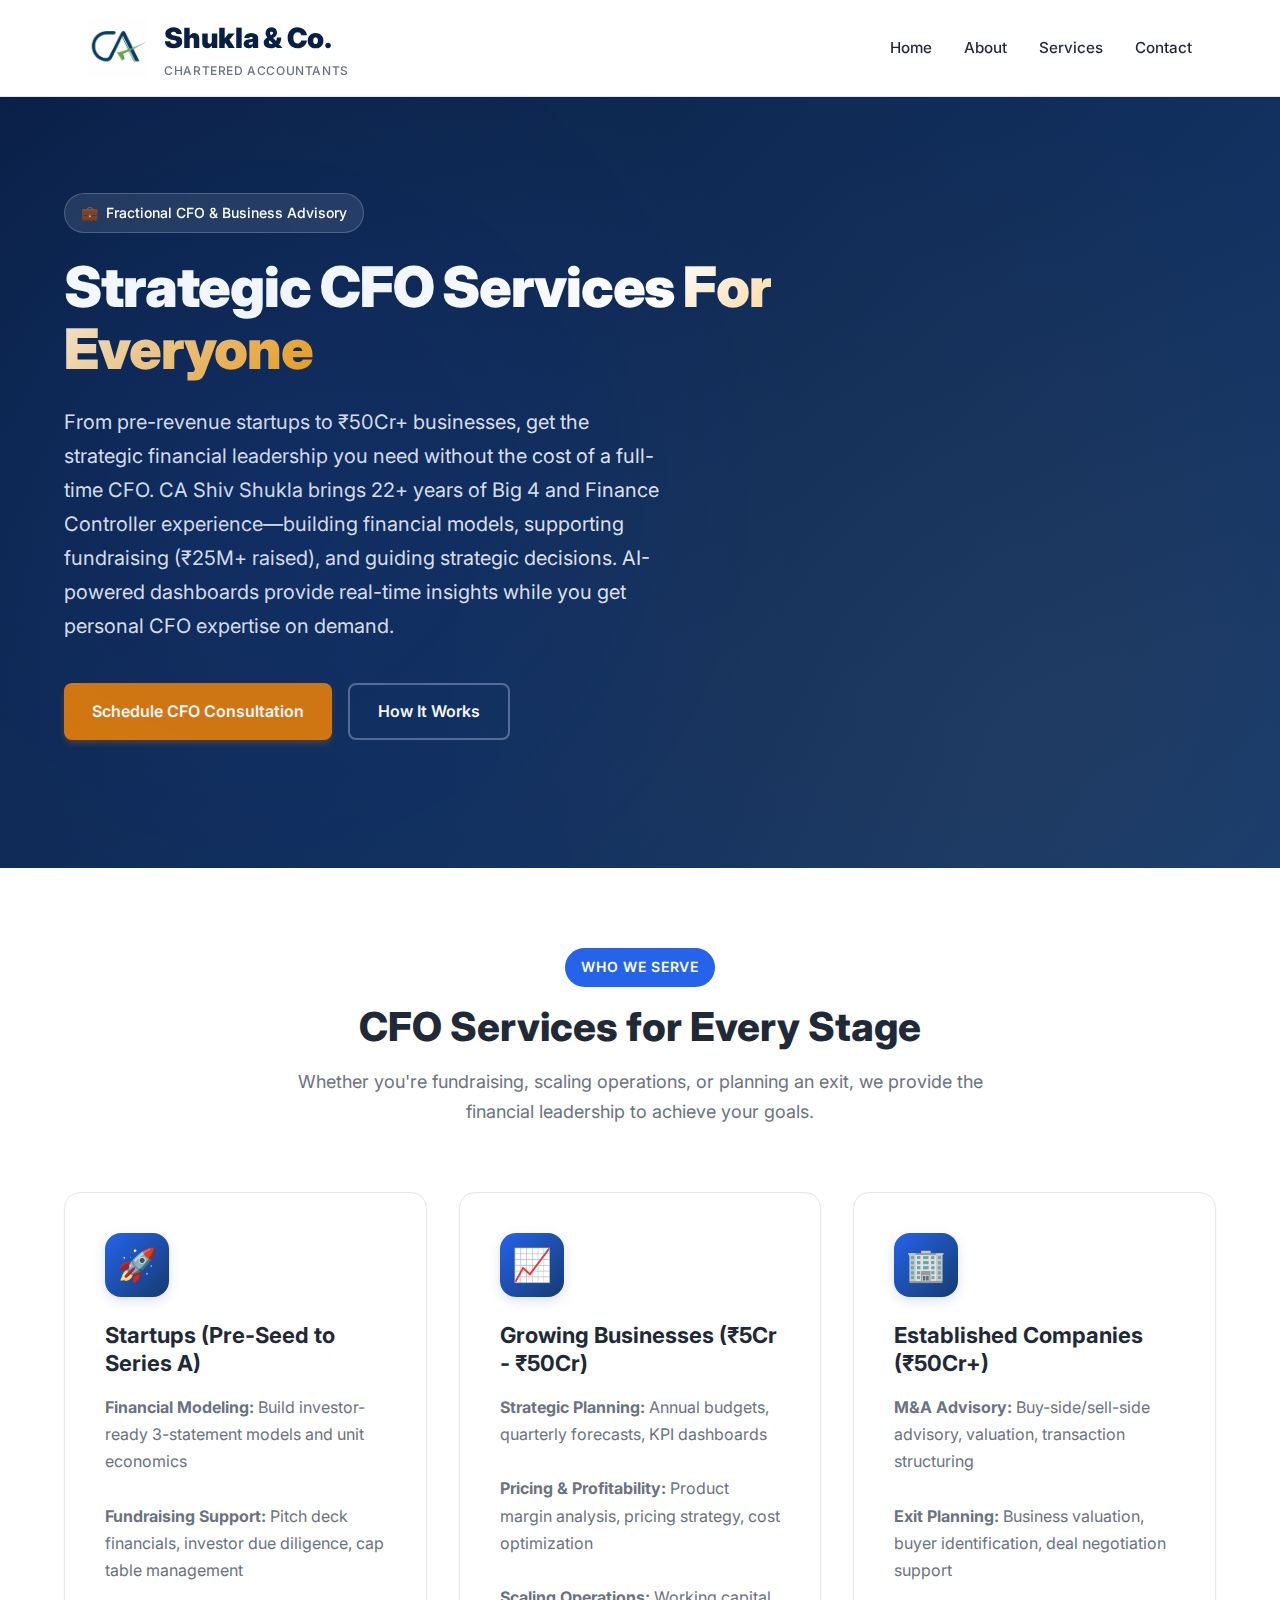
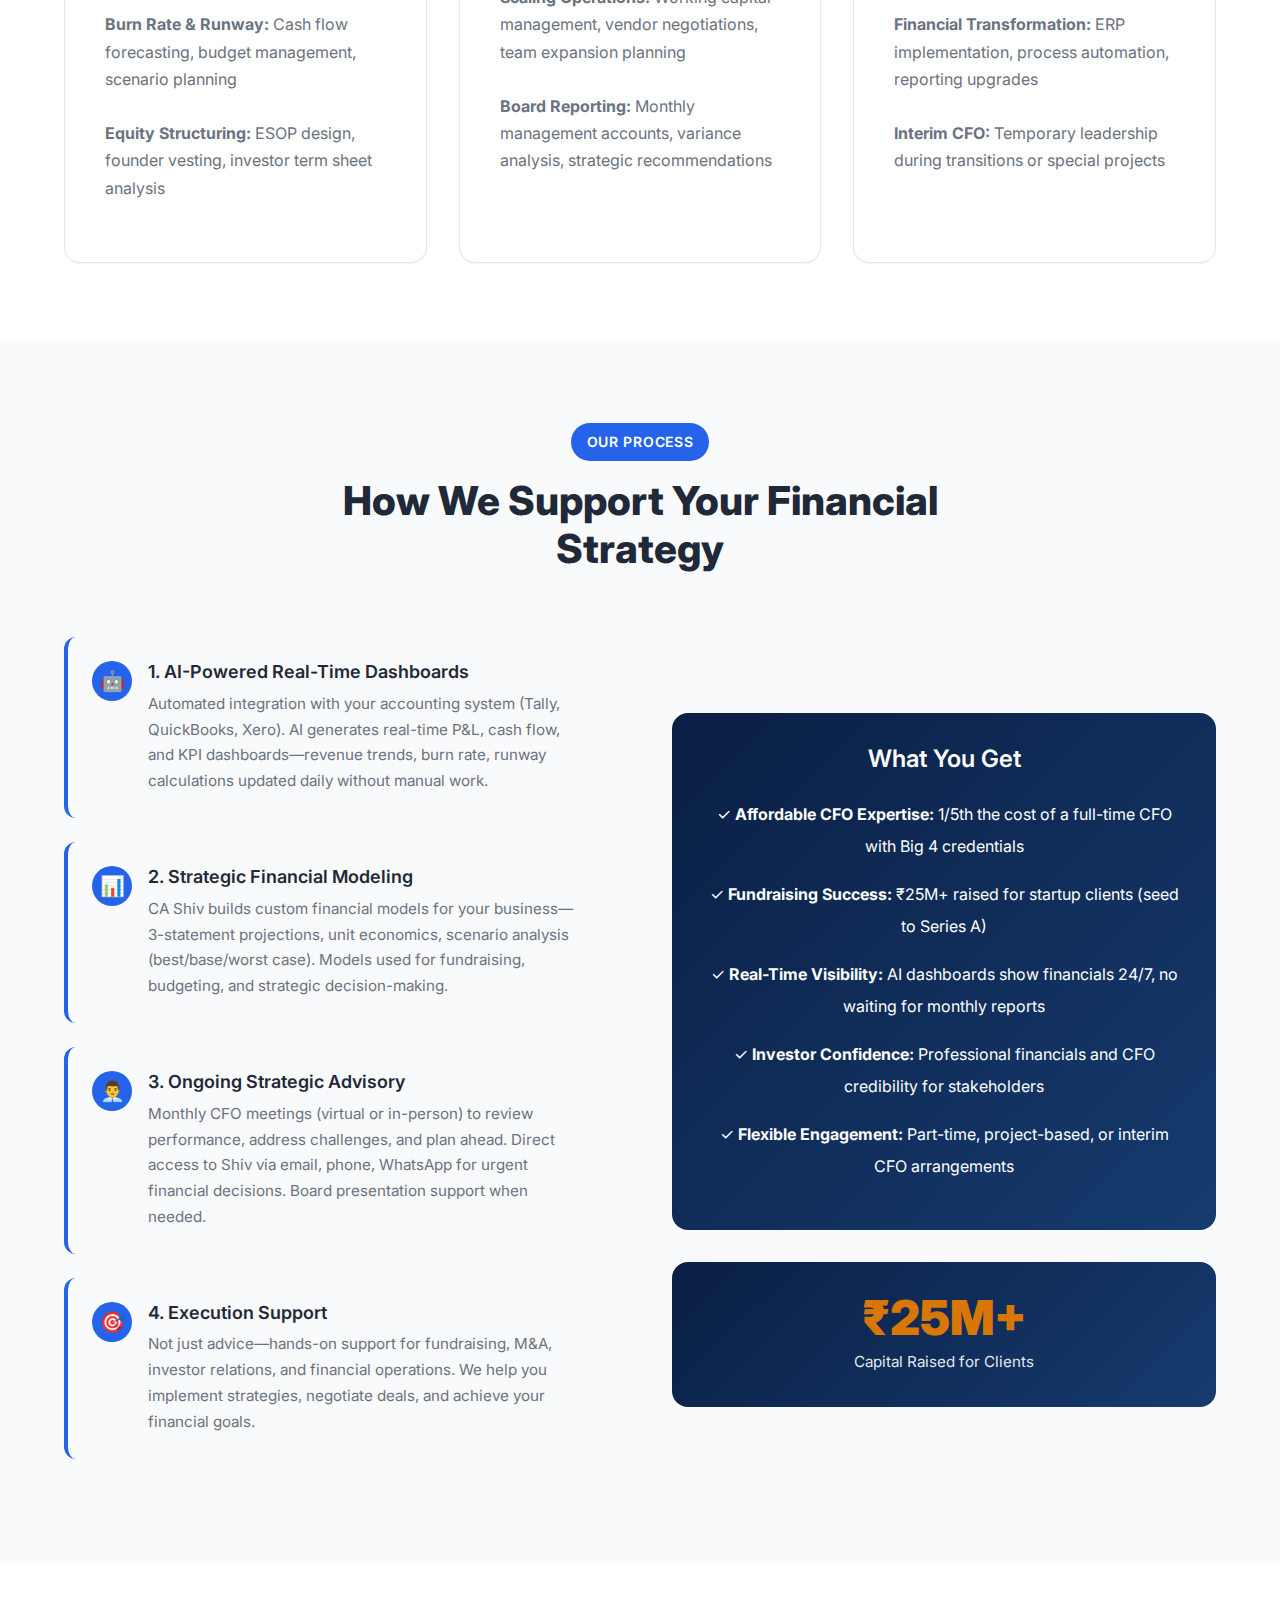
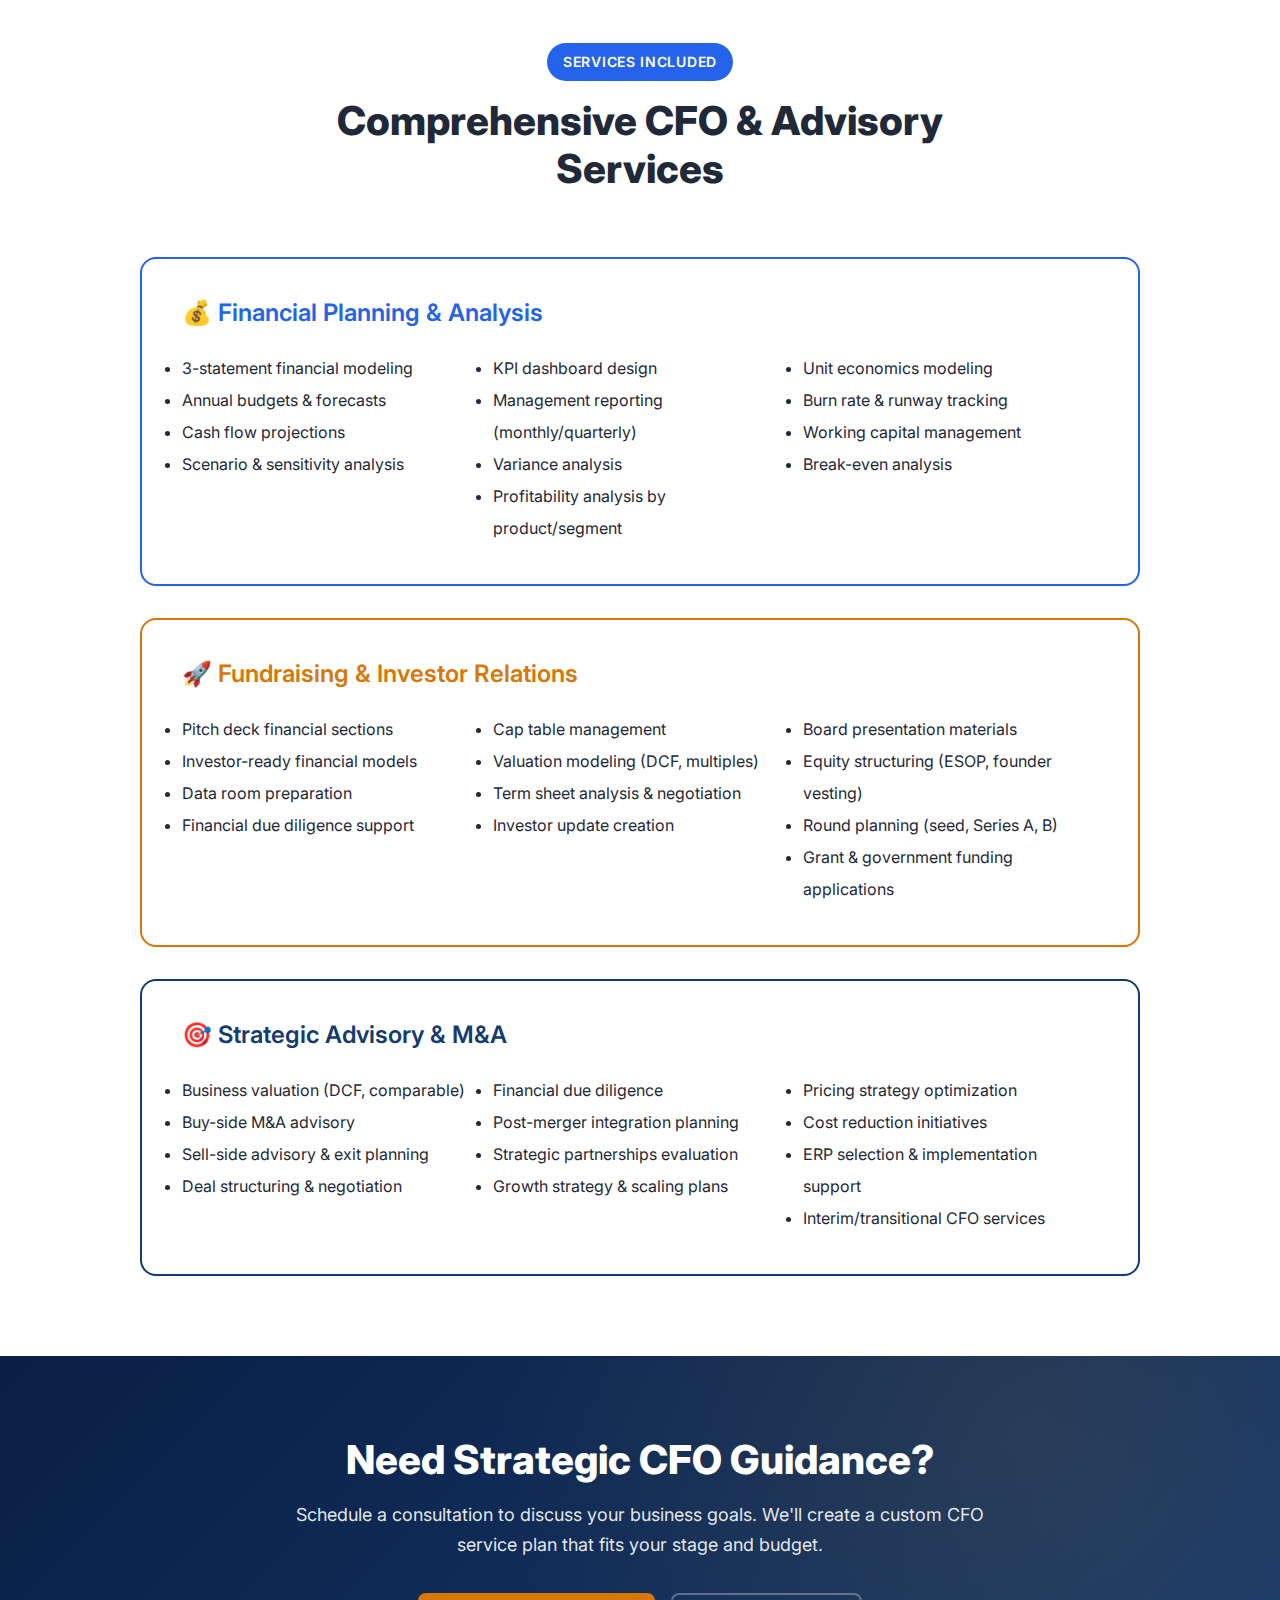
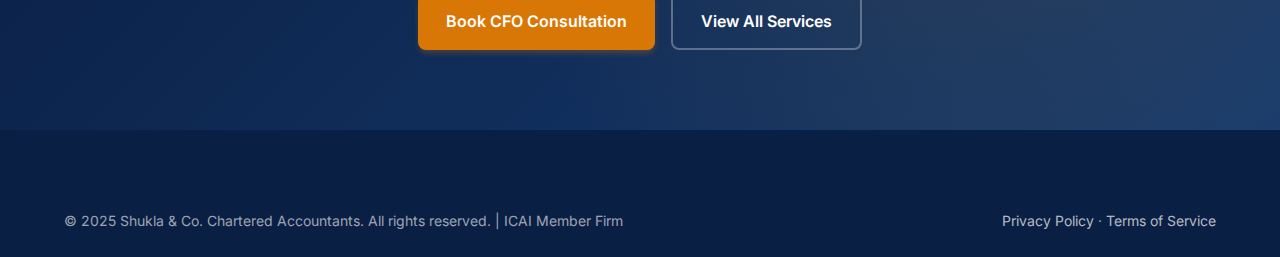
<file: service-fractional-cfo.html>
<!DOCTYPE html>
<html lang="en">
<head>
  <meta charset="UTF-8">
  <meta name="viewport" content="width=device-width, initial-scale=1.0">
  <title>Fractional CFO Services — Strategic Finance Leadership | Shukla & Co.</title>
  <meta name="description" content="Expert CFO services for startups and growing businesses. Financial modeling, fundraising support, strategic planning—without full-time CFO cost.">
  <link rel="stylesheet" href="styles.css">
  <link href="https://fonts.googleapis.com/css2?family=Inter:wght@400;500;600;700;800;900&display=swap" rel="stylesheet">
</head>
<body>
  <header class="site-header">
    <div class="container">
      <div class="header-inner">
        <a href="index.html" class="logo">
          <img src="logo-placeholder.png" alt="Shukla & Co. Logo" class="logo-img" style="height: 60px; width: auto;">
          <div class="brand">
            <span class="firm-name">Shukla & Co.</span>
            <small class="tag">Chartered Accountants</small>
          </div>
        </a>
        <button id="nav-toggle" aria-label="Toggle navigation">☰</button>
        <nav class="main-nav" id="main-nav">
          <a href="index.html">Home</a>
          <a href="about.html">About</a>
          <a href="services.html">Services</a>
          <a href="contact.html">Contact</a>
        </nav>
      </div>
    </div>
  </header>

  <section class="hero">
    <div class="container">
      <div class="hero-content">
        <div class="hero-badge">
          <span class="badge-icon">💼</span>
          <span>Fractional CFO & Business Advisory</span>
        </div>
        <h1 class="hero-title">Strategic CFO Services <span class="highlight">For Everyone</span></h1>
        <p class="hero-description">
          From pre-revenue startups to ₹50Cr+ businesses, get the strategic financial leadership you need without the cost of a full-time CFO. CA Shiv Shukla brings 22+ years of Big 4 and Finance Controller experience—building financial models, supporting fundraising (₹25M+ raised), and guiding strategic decisions. AI-powered dashboards provide real-time insights while you get personal CFO expertise on demand.
        </p>
        <div class="hero-cta">
          <a href="contact.html" class="btn btn-primary">Schedule CFO Consultation</a>
          <a href="#how-it-works" class="btn btn-secondary">How It Works</a>
        </div>
      </div>
    </div>
  </section>

  <section class="section">
    <div class="container">
      <div class="section-header">
        <span class="section-label">Who We Serve</span>
        <h2 class="section-title">CFO Services for Every Stage</h2>
        <p class="section-description">
          Whether you're fundraising, scaling operations, or planning an exit, we provide the financial leadership to achieve your goals.
        </p>
      </div>

      <div class="card-grid">
        <div class="card">
          <div class="card-icon">🚀</div>
          <h3 class="card-title">Startups (Pre-Seed to Series A)</h3>
          <p class="card-description">
            <strong>Financial Modeling:</strong> Build investor-ready 3-statement models and unit economics<br><br>
            <strong>Fundraising Support:</strong> Pitch deck financials, investor due diligence, cap table management<br><br>
            <strong>Burn Rate & Runway:</strong> Cash flow forecasting, budget management, scenario planning<br><br>
            <strong>Equity Structuring:</strong> ESOP design, founder vesting, investor term sheet analysis
          </p>
        </div>

        <div class="card">
          <div class="card-icon">📈</div>
          <h3 class="card-title">Growing Businesses (₹5Cr - ₹50Cr)</h3>
          <p class="card-description">
            <strong>Strategic Planning:</strong> Annual budgets, quarterly forecasts, KPI dashboards<br><br>
            <strong>Pricing & Profitability:</strong> Product margin analysis, pricing strategy, cost optimization<br><br>
            <strong>Scaling Operations:</strong> Working capital management, vendor negotiations, team expansion planning<br><br>
            <strong>Board Reporting:</strong> Monthly management accounts, variance analysis, strategic recommendations
          </p>
        </div>

        <div class="card">
          <div class="card-icon">🏢</div>
          <h3 class="card-title">Established Companies (₹50Cr+)</h3>
          <p class="card-description">
            <strong>M&A Advisory:</strong> Buy-side/sell-side advisory, valuation, transaction structuring<br><br>
            <strong>Exit Planning:</strong> Business valuation, buyer identification, deal negotiation support<br><br>
            <strong>Financial Transformation:</strong> ERP implementation, process automation, reporting upgrades<br><br>
            <strong>Interim CFO:</strong> Temporary leadership during transitions or special projects
          </p>
        </div>
      </div>
    </div>
  </section>

  <section class="section" style="background: var(--gray-50);" id="how-it-works">
    <div class="container">
      <div class="section-header">
        <span class="section-label">Our Process</span>
        <h2 class="section-title">How We Support Your Financial Strategy</h2>
      </div>

      <div class="two-column">
        <div>
          <ul class="feature-list">
            <li class="feature-item">
              <div class="feature-icon">🤖</div>
              <div class="feature-content">
                <h4>1. AI-Powered Real-Time Dashboards</h4>
                <p>Automated integration with your accounting system (Tally, QuickBooks, Xero). AI generates real-time P&L, cash flow, and KPI dashboards—revenue trends, burn rate, runway calculations updated daily without manual work.</p>
              </div>
            </li>

            <li class="feature-item">
              <div class="feature-icon">📊</div>
              <div class="feature-content">
                <h4>2. Strategic Financial Modeling</h4>
                <p>CA Shiv builds custom financial models for your business—3-statement projections, unit economics, scenario analysis (best/base/worst case). Models used for fundraising, budgeting, and strategic decision-making.</p>
              </div>
            </li>

            <li class="feature-item">
              <div class="feature-icon">👨‍💼</div>
              <div class="feature-content">
                <h4>3. Ongoing Strategic Advisory</h4>
                <p>Monthly CFO meetings (virtual or in-person) to review performance, address challenges, and plan ahead. Direct access to Shiv via email, phone, WhatsApp for urgent financial decisions. Board presentation support when needed.</p>
              </div>
            </li>

            <li class="feature-item">
              <div class="feature-icon">🎯</div>
              <div class="feature-content">
                <h4>4. Execution Support</h4>
                <p>Not just advice—hands-on support for fundraising, M&A, investor relations, and financial operations. We help you implement strategies, negotiate deals, and achieve your financial goals.</p>
              </div>
            </li>
          </ul>
        </div>

        <div>
          <div class="stat-card" style="background: linear-gradient(135deg, var(--navy-deep), var(--navy-primary)); color: white; margin-bottom: 2rem;">
            <h3 style="color: white; margin-bottom: 1.5rem;">What You Get</h3>
            <ul style="list-style: none; padding: 0; line-height: 2;">
              <li style="margin-bottom: 1rem;">✓ <strong>Affordable CFO Expertise:</strong> 1/5th the cost of a full-time CFO with Big 4 credentials</li>
              <li style="margin-bottom: 1rem;">✓ <strong>Fundraising Success:</strong> ₹25M+ raised for startup clients (seed to Series A)</li>
              <li style="margin-bottom: 1rem;">✓ <strong>Real-Time Visibility:</strong> AI dashboards show financials 24/7, no waiting for monthly reports</li>
              <li style="margin-bottom: 1rem;">✓ <strong>Investor Confidence:</strong> Professional financials and CFO credibility for stakeholders</li>
              <li style="margin-bottom: 1rem;">✓ <strong>Flexible Engagement:</strong> Part-time, project-based, or interim CFO arrangements</li>
            </ul>
          </div>

          <div class="stat-card">
            <div class="stat-number" style="color: var(--gold-accent);">₹25M+</div>
            <div class="stat-label">Capital Raised for Clients</div>
          </div>
        </div>
      </div>
    </div>
  </section>

  <section class="section">
    <div class="container">
      <div class="section-header">
        <span class="section-label">Services Included</span>
        <h2 class="section-title">Comprehensive CFO & Advisory Services</h2>
      </div>

      <div style="max-width: 1000px; margin: 0 auto;">
        <div class="card" style="margin-bottom: 2rem; background: rgba(255,255,255,0.05); border: 2px solid var(--blue-accent);">
          <h3 style="font-size: 1.5rem; margin-bottom: 1.5rem; color: var(--blue-accent);">💰 Financial Planning & Analysis</h3>
          <div style="display: grid; grid-template-columns: repeat(auto-fit, minmax(250px, 1fr)); gap: 1rem;">
            <ul style="line-height: 2;">
              <li>3-statement financial modeling</li>
              <li>Annual budgets & forecasts</li>
              <li>Cash flow projections</li>
              <li>Scenario & sensitivity analysis</li>
            </ul>
            <ul style="line-height: 2;">
              <li>KPI dashboard design</li>
              <li>Management reporting (monthly/quarterly)</li>
              <li>Variance analysis</li>
              <li>Profitability analysis by product/segment</li>
            </ul>
            <ul style="line-height: 2;">
              <li>Unit economics modeling</li>
              <li>Burn rate & runway tracking</li>
              <li>Working capital management</li>
              <li>Break-even analysis</li>
            </ul>
          </div>
        </div>

        <div class="card" style="margin-bottom: 2rem; background: rgba(255,255,255,0.05); border: 2px solid var(--gold-accent);">
          <h3 style="font-size: 1.5rem; margin-bottom: 1.5rem; color: var(--gold-accent);">🚀 Fundraising & Investor Relations</h3>
          <div style="display: grid; grid-template-columns: repeat(auto-fit, minmax(250px, 1fr)); gap: 1rem;">
            <ul style="line-height: 2;">
              <li>Pitch deck financial sections</li>
              <li>Investor-ready financial models</li>
              <li>Data room preparation</li>
              <li>Financial due diligence support</li>
            </ul>
            <ul style="line-height: 2;">
              <li>Cap table management</li>
              <li>Valuation modeling (DCF, multiples)</li>
              <li>Term sheet analysis & negotiation</li>
              <li>Investor update creation</li>
            </ul>
            <ul style="line-height: 2;">
              <li>Board presentation materials</li>
              <li>Equity structuring (ESOP, founder vesting)</li>
              <li>Round planning (seed, Series A, B)</li>
              <li>Grant & government funding applications</li>
            </ul>
          </div>
        </div>

        <div class="card" style="background: rgba(255,255,255,0.05); border: 2px solid var(--navy-primary);">
          <h3 style="font-size: 1.5rem; margin-bottom: 1.5rem; color: var(--navy-primary);">🎯 Strategic Advisory & M&A</h3>
          <div style="display: grid; grid-template-columns: repeat(auto-fit, minmax(250px, 1fr)); gap: 1rem;">
            <ul style="line-height: 2;">
              <li>Business valuation (DCF, comparable)</li>
              <li>Buy-side M&A advisory</li>
              <li>Sell-side advisory & exit planning</li>
              <li>Deal structuring & negotiation</li>
            </ul>
            <ul style="line-height: 2;">
              <li>Financial due diligence</li>
              <li>Post-merger integration planning</li>
              <li>Strategic partnerships evaluation</li>
              <li>Growth strategy & scaling plans</li>
            </ul>
            <ul style="line-height: 2;">
              <li>Pricing strategy optimization</li>
              <li>Cost reduction initiatives</li>
              <li>ERP selection & implementation support</li>
              <li>Interim/transitional CFO services</li>
            </ul>
          </div>
        </div>
      </div>
    </div>
  </section>

  <section class="cta-section">
    <div class="container">
      <div class="cta-content">
        <h2 class="cta-title">Need Strategic CFO Guidance?</h2>
        <p class="cta-description">
          Schedule a consultation to discuss your business goals. We'll create a custom CFO service plan that fits your stage and budget.
        </p>
        <div class="cta-buttons">
          <a href="contact.html" class="btn btn-primary">Book CFO Consultation</a>
          <a href="services.html" class="btn btn-secondary">View All Services</a>
        </div>
      </div>
    </div>
  </section>

  <footer class="site-footer">
    <div class="container">
      <div class="footer-bottom">
        <div>&copy; 2025 Shukla & Co. Chartered Accountants. All rights reserved. | ICAI Member Firm</div>
        <div><a href="privacy-policy.html">Privacy Policy</a> · <a href="terms-of-service.html">Terms of Service</a></div>
      </div>
    </div>
  </footer>

  <script src="main.js"></script>
</body>
</html>
</file>
<file: styles.css>
/* ==========================================================================
   Shukla & Co - Professional CA Firm Website
   Design inspired by top-tier accounting firms (Big 4, Grant Thornton, RSM)
   ========================================================================== */

:root {
  /* Color Palette - Professional Trust + Warmth */
  --navy-deep: #0A1F44;
  --navy-primary: #163B6F;
  --blue-accent: #2563EB;
  --gold-accent: #D97706;
  --gold-light: #F59E0B;

  /* Neutrals */
  --white: #FFFFFF;
  --gray-50: #F9FAFB;
  --gray-100: #F3F4F6;
  --gray-200: #E5E7EB;
  --gray-300: #D1D5DB;
  --gray-600: #4B5563;
  --gray-700: #374151;
  --gray-900: #111827;

  /* Text Colors */
  --text-primary: #1F2937;
  --text-secondary: #6B7280;
  --text-light: #9CA3AF;

  /* Layout */
  --max-width: 1200px;
  --radius-sm: 8px;
  --radius-md: 12px;
  --radius-lg: 16px;

  /* Shadows */
  --shadow-sm: 0 1px 2px 0 rgba(0, 0, 0, 0.05);
  --shadow-md: 0 4px 6px -1px rgba(0, 0, 0, 0.1);
  --shadow-lg: 0 10px 15px -3px rgba(0, 0, 0, 0.1);
  --shadow-xl: 0 20px 25px -5px rgba(0, 0, 0, 0.1);
}

/* ==========================================================================
   WELCOME SCREEN ANIMATION (Added for loading effect)
   ========================================================================== */

.welcome-screen {
  position: fixed;
  top: 0;
  left: 0;
  width: 100%;
  height: 100vh;
  background: linear-gradient(135deg, var(--navy-deep) 0%, var(--navy-primary) 50%, #1e4d7b 100%);
  display: flex;
  align-items: center;
  justify-content: center;
  z-index: 10000;
  animation: fadeOut 0.8s ease-out 3.5s forwards;
}

.welcome-screen.hidden {
  display: none;
}

.welcome-content {
  text-align: center;
  color: white;
  animation: welcomeSlideUp 1s ease-out;
}

.welcome-logo-container {
  margin-bottom: 2rem;
  animation: logoFloat 2s ease-in-out infinite;
}

.welcome-logo {
  max-width: 400px;
  width: 80vw;
  height: auto;
  filter: drop-shadow(0 10px 30px rgba(0, 0, 0, 0.3));
}

.welcome-title {
  font-size: 3.5rem;
  font-weight: 900;
  margin-bottom: 0.5rem;
  letter-spacing: 0.05em;
  background: linear-gradient(135deg, #ffffff 0%, var(--gold-light) 100%);
  -webkit-background-clip: text;
  -webkit-text-fill-color: transparent;
  background-clip: text;
  background-size: 200% 200%;
  animation: shimmer 3s ease-in-out infinite;
}

.welcome-subtitle {
  font-size: 1.5rem;
  margin-bottom: 1.5rem;
  color: rgba(255, 255, 255, 0.9);
}

.welcome-loader {
  width: 200px;
  height: 4px;
  background: rgba(255, 255, 255, 0.2);
  border-radius: 2px;
  margin: 0 auto;
  overflow: hidden;
}

.loader-bar {
  height: 100%;
  background: linear-gradient(90deg, var(--blue-accent), var(--gold-light));
  border-radius: 2px;
  animation: loaderProgress 2.5s ease-out forwards;
}

/* Welcome Screen Animations */
@keyframes fadeOut {
  to {
    opacity: 0;
    visibility: hidden;
  }
}

@keyframes welcomeSlideUp {
  from {
    opacity: 0;
    transform: translateY(30px);
  }
  to {
    opacity: 1;
    transform: translateY(0);
  }
}

@keyframes logoFloat {
  0%, 100% {
    transform: translateY(0px);
  }
  50% {
    transform: translateY(-10px);
  }
}

@keyframes shimmer {
  0%, 100% {
    background-position: 0% 50%;
  }
  50% {
    background-position: 100% 50%;
  }
}

@keyframes loaderProgress {
  from {
    width: 0%;
  }
  to {
    width: 100%;
  }
}

/* Subtle fade-in for main content after welcome screen */
body.loaded {
  animation: contentFadeIn 0.8s ease-out;
}

@keyframes contentFadeIn {
  from {
    opacity: 0;
  }
  to {
    opacity: 1;
  }
}

/* Optional: Subtle hover animations for cards */
.card {
  transition: transform 0.3s ease, box-shadow 0.3s ease;
}

.card:hover {
  transform: translateY(-5px);
  box-shadow: var(--shadow-xl);
}

.stat-card {
  transition: transform 0.3s ease, box-shadow 0.3s ease;
}

.stat-card:hover {
  transform: translateY(-5px);
}

.testimonial-card {
  transition: transform 0.3s ease, box-shadow 0.3s ease;
}

.testimonial-card:hover {
  transform: translateY(-3px);
  box-shadow: var(--shadow-xl);
}

/* ==========================================================================
   Base Styles
   ========================================================================== */

* {
  box-sizing: border-box;
  margin: 0;
  padding: 0;
}

body {
  font-family: 'Inter', -apple-system, BlinkMacSystemFont, 'Segoe UI', 'Roboto',
               'Oxygen', 'Ubuntu', 'Cantarell', 'Helvetica Neue', sans-serif;
  line-height: 1.6;
  color: var(--text-primary);
  background: var(--white);
  font-size: 16px;
  -webkit-font-smoothing: antialiased;
  -moz-osx-font-smoothing: grayscale;
}

img {
  max-width: 100%;
  height: auto;
  display: block;
}

/* ==========================================================================
   Typography
   ========================================================================== */

h1, h2, h3, h4, h5, h6 {
  font-weight: 700;
  line-height: 1.2;
  color: var(--text-primary);
  margin-bottom: 1rem;
}

h1 {
  font-size: 3rem;
  font-weight: 800;
  letter-spacing: -0.02em;
}

h2 {
  font-size: 2.25rem;
  font-weight: 700;
}

h3 {
  font-size: 1.5rem;
  font-weight: 600;
}

h4 {
  font-size: 1.25rem;
  font-weight: 600;
}

p {
  margin-bottom: 1rem;
  color: var(--text-secondary);
  line-height: 1.7;
}

.lead {
  font-size: 1.25rem;
  line-height: 1.7;
  color: var(--text-secondary);
  font-weight: 400;
}

/* ==========================================================================
   Layout & Container
   ========================================================================== */

.container {
  max-width: var(--max-width);
  margin: 0 auto;
  padding: 0 1.5rem;
}

.section {
  padding: 5rem 0;
}

.section-sm {
  padding: 3rem 0;
}

/* ==========================================================================
   Header & Navigation
   ========================================================================== */

.site-header {
  background: var(--white);
  border-bottom: 1px solid var(--gray-200);
  position: sticky;
  top: 0;
  z-index: 1000;
  box-shadow: var(--shadow-sm);
}

.header-inner {
  display: flex;
  align-items: center;
  justify-content: space-between;
  padding: 1rem 1.5rem;
  gap: 2rem;
}

.logo {
  display: flex;
  align-items: center;
  gap: 1rem;
  text-decoration: none;
  color: inherit;
  transition: opacity 0.2s;
}

.logo-img {
  width: auto;
  height: 60px;
  object-fit: contain;
}

.logo:hover {
  opacity: 0.8;
}

.brand {
  display: flex;
  flex-direction: column;
}

.firm-name {
  font-size: 1.75rem;
  font-weight: 900;
  color: var(--navy-deep);
  letter-spacing: -0.01em;
}

.tag {
  font-size: 0.75rem;
  color: var(--text-secondary);
  font-weight: 500;
  text-transform: uppercase;
  letter-spacing: 0.05em;
}

#nav-toggle {
  display: none;
  background: transparent;
  border: none;
  font-size: 1.5rem;
  color: var(--text-primary);
  cursor: pointer;
  padding: 0.5rem;
}

.main-nav {
  display: flex;
  gap: 2rem;
  align-items: center;
}

.main-nav a {
  text-decoration: none;
  color: var(--text-primary);
  font-weight: 500;
  font-size: 0.95rem;
  position: relative;
  transition: color 0.2s;
}

.main-nav a:hover {
  color: var(--blue-accent);
}

.main-nav a::after {
  content: '';
  position: absolute;
  bottom: -4px;
  left: 0;
  width: 0;
  height: 2px;
  background: var(--blue-accent);
  transition: width 0.3s ease;
}

.main-nav a:hover::after {
  width: 100%;
}

/* ==========================================================================
   Hero Section
   ========================================================================== */

.hero {
  background: linear-gradient(135deg, var(--navy-deep) 0%, var(--navy-primary) 100%);
  color: var(--white);
  padding: 6rem 0 5rem;
  position: relative;
  overflow: hidden;
}

.hero::before {
  content: '';
  position: absolute;
  top: 0;
  left: 0;
  right: 0;
  bottom: 0;
  background:
    radial-gradient(circle at 20% 50%, rgba(37, 99, 235, 0.1) 0%, transparent 50%),
    radial-gradient(circle at 80% 80%, rgba(245, 158, 11, 0.05) 0%, transparent 50%);
  pointer-events: none;
}

.hero-inner {
  position: relative;
  z-index: 1;
}

.hero-content {
  max-width: 800px;
}

.hero-badge {
  display: inline-flex;
  align-items: center;
  gap: 0.5rem;
  padding: 0.5rem 1rem;
  background: rgba(255, 255, 255, 0.1);
  border: 1px solid rgba(255, 255, 255, 0.2);
  border-radius: 2rem;
  font-size: 0.875rem;
  font-weight: 500;
  margin-bottom: 1.5rem;
  backdrop-filter: blur(10px);
}

.hero-badge .badge-icon {
  color: var(--gold-light);
}

.hero-title {
  font-size: 3.5rem;
  font-weight: 900;
  line-height: 1.1;
  margin-bottom: 1.5rem;
  color: var(--white);
  letter-spacing: -0.02em;
}

.hero-title .highlight {
  background: linear-gradient(135deg, var(--white) 0%, var(--gold-light) 100%);
  -webkit-background-clip: text;
  -webkit-text-fill-color: transparent;
  background-clip: text;
}

.hero-description {
  font-size: 1.25rem;
  line-height: 1.7;
  color: rgba(255, 255, 255, 0.9);
  margin-bottom: 2.5rem;
  max-width: 600px;
}

.hero-cta {
  display: flex;
  gap: 1rem;
  flex-wrap: wrap;
  margin-bottom: 3rem;
}

.trust-bar {
  display: flex;
  flex-wrap: wrap;
  gap: 2rem;
  padding-top: 2rem;
  border-top: 1px solid rgba(255, 255, 255, 0.15);
}

.trust-item {
  display: flex;
  align-items: center;
  gap: 0.5rem;
  color: rgba(255, 255, 255, 0.9);
  font-size: 0.875rem;
}

.trust-icon {
  color: var(--gold-light);
  font-size: 1.25rem;
}

/* ==========================================================================
   Buttons
   ========================================================================== */

.btn {
  display: inline-flex;
  align-items: center;
  justify-content: center;
  gap: 0.5rem;
  padding: 0.875rem 1.75rem;
  font-size: 1rem;
  font-weight: 600;
  text-decoration: none;
  border-radius: var(--radius-sm);
  transition: all 0.3s ease;
  cursor: pointer;
  border: none;
  font-family: inherit;
  white-space: nowrap;
}

.btn-primary {
  background: var(--gold-accent);
  color: var(--white);
  box-shadow: 0 4px 6px -1px rgba(217, 119, 6, 0.3);
}

.btn-primary:hover {
  background: var(--gold-light);
  transform: translateY(-2px);
  box-shadow: 0 8px 12px -2px rgba(217, 119, 6, 0.4);
}

.btn-secondary {
  background: transparent;
  color: var(--white);
  border: 2px solid rgba(255, 255, 255, 0.3);
}

.btn-secondary:hover {
  background: rgba(255, 255, 255, 0.1);
  border-color: rgba(255, 255, 255, 0.5);
}

.btn-outline {
  background: transparent;
  color: var(--blue-accent);
  border: 2px solid var(--blue-accent);
}

.btn-outline:hover {
  background: var(--blue-accent);
  color: var(--white);
}

/* ==========================================================================
   Cards & Grid
   ========================================================================== */

.card-grid {
  display: grid;
  grid-template-columns: repeat(auto-fit, minmax(300px, 1fr));
  gap: 2rem;
  margin-top: 3rem;
}

.card {
  background: var(--white);
  border: 1px solid var(--gray-200);
  border-radius: var(--radius-lg);
  padding: 2.5rem;
  transition: all 0.3s ease;
  box-shadow: var(--shadow-sm);
  position: relative;
  overflow: hidden;
}

.card::before {
  content: '';
  position: absolute;
  top: 0;
  left: 0;
  width: 100%;
  height: 4px;
  background: linear-gradient(90deg, var(--blue-accent) 0%, var(--gold-accent) 100%);
  transform: scaleX(0);
  transform-origin: left;
  transition: transform 0.3s ease;
}

.card:hover::before {
  transform: scaleX(1);
}

.card:hover {
  transform: translateY(-8px);
  box-shadow: 0 20px 40px rgba(0, 0, 0, 0.12);
  border-color: var(--blue-accent);
}

.card:hover .card-icon {
  transform: scale(1.1) rotate(5deg);
  box-shadow: 0 8px 20px rgba(30, 58, 138, 0.25);
}

.card-icon {
  width: 64px;
  height: 64px;
  display: flex;
  align-items: center;
  justify-content: center;
  background: linear-gradient(135deg, var(--blue-accent) 0%, var(--navy-primary) 100%);
  color: var(--white);
  border-radius: var(--radius-lg);
  font-size: 2rem;
  margin-bottom: 1.5rem;
  box-shadow: 0 4px 12px rgba(30, 58, 138, 0.15);
  transition: transform 0.3s ease, box-shadow 0.3s ease;
}

.card-title {
  font-size: 1.375rem;
  font-weight: 700;
  color: var(--text-primary);
  margin-bottom: 1rem;
  line-height: 1.3;
}

.card-description {
  color: var(--text-secondary);
  line-height: 1.7;
  margin-bottom: 1.25rem;
}

.card-link {
  display: inline-flex;
  align-items: center;
  gap: 0.5rem;
  color: var(--blue-accent);
  font-weight: 700;
  text-decoration: none;
  font-size: 1rem;
  transition: gap 0.3s ease, color 0.3s ease;
  margin-top: 0.5rem;
}

.card-link:hover {
  gap: 0.75rem;
  color: var(--navy-primary);
}

.card-link span {
  transition: transform 0.3s ease;
}

.card-link:hover span {
  transform: translateX(4px);
}

/* ==========================================================================
   Services Section
   ========================================================================== */

.services {
  background: var(--gray-50);
  padding: 5rem 0;
}

.section-header {
  text-align: center;
  max-width: 700px;
  margin: 0 auto 4rem;
}

.section-label {
  display: inline-block;
  padding: 0.5rem 1rem;
  background: var(--blue-accent);
  color: var(--white);
  border-radius: 2rem;
  font-size: 0.875rem;
  font-weight: 600;
  text-transform: uppercase;
  letter-spacing: 0.05em;
  margin-bottom: 1rem;
}

.section-title {
  font-size: 2.5rem;
  font-weight: 800;
  color: var(--text-primary);
  margin-bottom: 1rem;
}

.section-description {
  font-size: 1.125rem;
  color: var(--text-secondary);
  line-height: 1.7;
}

/* ==========================================================================
   Why Choose Us Section
   ========================================================================== */

.why-choose {
  padding: 5rem 0;
  background: var(--white);
}

.two-column {
  display: grid;
  grid-template-columns: 1fr 1fr;
  gap: 4rem;
  align-items: center;
  margin-top: 3rem;
}

.feature-list {
  list-style: none;
  padding: 0;
}

.feature-item {
  display: flex;
  gap: 1rem;
  margin-bottom: 1.5rem;
  padding: 1.5rem;
  background: var(--gray-50);
  border-radius: var(--radius-md);
  border-left: 4px solid var(--blue-accent);
  transition: all 0.3s ease;
}

.feature-item:hover {
  background: var(--white);
  box-shadow: var(--shadow-md);
}

.feature-icon {
  flex-shrink: 0;
  width: 40px;
  height: 40px;
  display: flex;
  align-items: center;
  justify-content: center;
  background: var(--blue-accent);
  color: var(--white);
  border-radius: 50%;
  font-size: 1.25rem;
}

.feature-content h4 {
  font-size: 1.125rem;
  font-weight: 600;
  margin-bottom: 0.5rem;
  color: var(--text-primary);
}

.feature-content p {
  color: var(--text-secondary);
  margin: 0;
  font-size: 0.95rem;
}

.stats-grid {
  display: grid;
  grid-template-columns: repeat(2, 1fr);
  gap: 2rem;
}

.stat-card {
  text-align: center;
  padding: 2rem;
  background: linear-gradient(135deg, var(--navy-deep) 0%, var(--navy-primary) 100%);
  color: var(--white);
  border-radius: var(--radius-lg);
}

.stat-number {
  font-size: 3rem;
  font-weight: 900;
  color: var(--gold-light);
  line-height: 1;
  margin-bottom: 0.5rem;
}

.stat-label {
  font-size: 0.95rem;
  color: rgba(255, 255, 255, 0.9);
}

/* ==========================================================================
   Testimonials Section
   ========================================================================== */

.testimonials {
  padding: 5rem 0;
  background: var(--gray-50);
}

.testimonial-grid {
  display: grid;
  grid-template-columns: repeat(auto-fit, minmax(320px, 1fr));
  gap: 2rem;
  margin-top: 3rem;
}

.testimonial-card {
  background: var(--white);
  padding: 2rem;
  border-radius: var(--radius-lg);
  box-shadow: var(--shadow-md);
  position: relative;
}

.quote-icon {
  font-size: 3rem;
  color: var(--blue-accent);
  opacity: 0.2;
  position: absolute;
  top: 1rem;
  left: 1.5rem;
}

.testimonial-content {
  position: relative;
  z-index: 1;
}

.testimonial-text {
  font-size: 1rem;
  line-height: 1.7;
  color: var(--text-secondary);
  margin-bottom: 1.5rem;
  font-style: italic;
}

.testimonial-author {
  display: flex;
  align-items: center;
  gap: 1rem;
}

.author-avatar {
  width: 48px;
  height: 48px;
  border-radius: 50%;
  background: linear-gradient(135deg, var(--blue-accent) 0%, var(--navy-primary) 100%);
  display: flex;
  align-items: center;
  justify-content: center;
  color: var(--white);
  font-weight: 700;
  font-size: 1.25rem;
}

.author-info h5 {
  font-size: 1rem;
  font-weight: 600;
  color: var(--text-primary);
  margin: 0 0 0.25rem 0;
}

.author-info p {
  font-size: 0.875rem;
  color: var(--text-secondary);
  margin: 0;
}

/* ==========================================================================
   CTA Section
   ========================================================================== */

.cta-section {
  background: linear-gradient(135deg, var(--navy-deep) 0%, var(--navy-primary) 100%);
  color: var(--white);
  padding: 5rem 0;
  position: relative;
  overflow: hidden;
}

.cta-section::before {
  content: '';
  position: absolute;
  top: 0;
  left: 0;
  right: 0;
  bottom: 0;
  background:
    radial-gradient(circle at 80% 20%, rgba(245, 158, 11, 0.1) 0%, transparent 50%);
  pointer-events: none;
}

.cta-content {
  text-align: center;
  max-width: 700px;
  margin: 0 auto;
  position: relative;
  z-index: 1;
}

.cta-title {
  font-size: 2.5rem;
  font-weight: 800;
  color: var(--white);
  margin-bottom: 1rem;
}

.cta-description {
  font-size: 1.125rem;
  color: rgba(255, 255, 255, 0.9);
  margin-bottom: 2rem;
}

.cta-buttons {
  display: flex;
  gap: 1rem;
  justify-content: center;
  flex-wrap: wrap;
}

/* ==========================================================================
   Contact Section
   ========================================================================== */

.contact-grid {
  display: grid;
  grid-template-columns: 1fr 1.5fr;
  gap: 3rem;
  margin-top: 3rem;
}

.contact-info {
  background: var(--gray-50);
  padding: 2rem;
  border-radius: var(--radius-lg);
}

.contact-item {
  display: flex;
  gap: 1rem;
  margin-bottom: 1.5rem;
}

.contact-item-icon {
  flex-shrink: 0;
  width: 40px;
  height: 40px;
  display: flex;
  align-items: center;
  justify-content: center;
  background: var(--blue-accent);
  color: var(--white);
  border-radius: 50%;
}

.contact-item-content h4 {
  font-size: 0.95rem;
  font-weight: 600;
  color: var(--text-primary);
  margin-bottom: 0.25rem;
}

.contact-item-content p {
  color: var(--text-secondary);
  margin: 0;
  font-size: 0.95rem;
}

.contact-form {
  background: var(--white);
  padding: 2rem;
  border: 1px solid var(--gray-200);
  border-radius: var(--radius-lg);
}

.form-group {
  margin-bottom: 1.5rem;
}

label {
  display: block;
  font-weight: 600;
  color: var(--text-primary);
  margin-bottom: 0.5rem;
  font-size: 0.95rem;
}

input,
textarea,
select {
  width: 100%;
  padding: 0.875rem 1rem;
  border: 1px solid var(--gray-300);
  border-radius: var(--radius-sm);
  font-size: 1rem;
  font-family: inherit;
  color: var(--text-primary);
  transition: all 0.2s ease;
}

input:focus,
textarea:focus,
select:focus {
  outline: none;
  border-color: var(--blue-accent);
  box-shadow: 0 0 0 3px rgba(37, 99, 235, 0.1);
}

textarea {
  resize: vertical;
  min-height: 120px;
}

.form-note {
  font-size: 0.875rem;
  color: var(--text-secondary);
  margin-top: 0.5rem;
}

/* ==========================================================================
   Footer
   ========================================================================== */

.site-footer {
  background: var(--navy-deep);
  color: rgba(255, 255, 255, 0.8);
  padding: 3rem 0 1.5rem;
}

.footer-main {
  display: grid;
  grid-template-columns: 2fr 1fr 1fr 1fr;
  gap: 3rem;
  padding-bottom: 3rem;
  border-bottom: 1px solid rgba(255, 255, 255, 0.1);
}

.footer-brand {
  display: flex;
  flex-direction: column;
  gap: 1rem;
}

.footer-logo {
  font-size: 1.5rem;
  font-weight: 800;
  color: var(--white);
}

.footer-description {
  font-size: 0.95rem;
  line-height: 1.6;
  color: rgba(255, 255, 255, 0.7);
}

.footer-section h4 {
  color: var(--white);
  font-size: 1rem;
  font-weight: 600;
  margin-bottom: 1rem;
}

.footer-links {
  list-style: none;
  padding: 0;
}

.footer-links li {
  margin-bottom: 0.75rem;
}

.footer-links a {
  color: rgba(255, 255, 255, 0.7);
  text-decoration: none;
  font-size: 0.95rem;
  transition: color 0.2s;
}

.footer-links a:hover {
  color: var(--gold-light);
}

.footer-bottom {
  display: flex;
  justify-content: space-between;
  align-items: center;
  padding-top: 2rem;
  font-size: 0.875rem;
  color: rgba(255, 255, 255, 0.6);
}

.footer-bottom a {
  color: rgba(255, 255, 255, 0.7);
  text-decoration: none;
  transition: color 0.2s;
}

.footer-bottom a:hover {
  color: var(--gold-light);
}

/* ==========================================================================
   Responsive Design - Mobile First
   ========================================================================== */

@media (max-width: 1024px) {
  .footer-main {
    grid-template-columns: 1fr 1fr;
    gap: 2rem;
  }

  .two-column {
    grid-template-columns: 1fr;
    gap: 3rem;
  }

  .stats-grid {
    grid-template-columns: repeat(2, 1fr);
  }
}

@media (max-width: 768px) {
  /* Typography */
  h1 {
    font-size: 2rem;
  }

  h2 {
    font-size: 1.75rem;
  }

  .hero-title {
    font-size: 2.25rem;
  }

  .section-title {
    font-size: 1.875rem;
  }

  .lead,
  .hero-description {
    font-size: 1.125rem;
  }

  /* Navigation */
  #nav-toggle {
    display: block;
  }

  .main-nav {
    display: none;
    position: absolute;
    top: 100%;
    right: 1rem;
    background: var(--white);
    border: 1px solid var(--gray-200);
    border-radius: var(--radius-md);
    padding: 1rem;
    box-shadow: var(--shadow-xl);
    min-width: 200px;
  }

  .main-nav.open {
    display: flex;
    flex-direction: column;
    gap: 0.5rem;
  }

  .main-nav a {
    padding: 0.75rem;
    border-radius: var(--radius-sm);
  }

  .main-nav a:hover {
    background: var(--gray-50);
  }

  .main-nav a::after {
    display: none;
  }

  /* Sections */
  .section {
    padding: 3rem 0;
  }

  .hero {
    padding: 4rem 0 3rem;
  }

  /* Cards */
  .card-grid {
    grid-template-columns: 1fr;
    gap: 1.5rem;
  }

  .testimonial-grid {
    grid-template-columns: 1fr;
  }

  /* Contact */
  .contact-grid {
    grid-template-columns: 1fr;
    gap: 2rem;
  }

  /* Footer */
  .footer-main {
    grid-template-columns: 1fr;
    gap: 2rem;
  }

  .footer-bottom {
    flex-direction: column;
    gap: 1rem;
    text-align: center;
  }

  /* Buttons */
  .hero-cta {
    flex-direction: column;
  }

  .btn {
    width: 100%;
    justify-content: center;
  }

  .cta-buttons {
    flex-direction: column;
  }

  /* Stats */
  .stats-grid {
    grid-template-columns: 1fr;
  }

  .stat-number {
    font-size: 2.5rem;
  }
}

@media (max-width: 480px) {
  .container {
    padding: 0 1rem;
  }

  .header-inner {
    padding: 1rem;
  }

  .firm-name {
    font-size: 1.25rem;
  }

  .hero-title {
    font-size: 1.875rem;
  }

  .section-title {
    font-size: 1.5rem;
  }

  .card,
  .contact-form,
  .contact-info {
    padding: 1.5rem;
  }
}

/* ==========================================================================
   Utility Classes
   ========================================================================== */

.text-center {
  text-align: center;
}

.mt-1 { margin-top: 1rem; }
.mt-2 { margin-top: 2rem; }
.mt-3 { margin-top: 3rem; }
.mb-1 { margin-bottom: 1rem; }
.mb-2 { margin-bottom: 2rem; }
.mb-3 { margin-bottom: 3rem; }

/* ==========================================================================
   Animations
   ========================================================================== */

@keyframes fadeInUp {
  from {
    opacity: 0;
    transform: translateY(20px);
  }
  to {
    opacity: 1;
    transform: translateY(0);
  }
}

.fade-in-up {
  animation: fadeInUp 0.6s ease-out;
}
</file>
